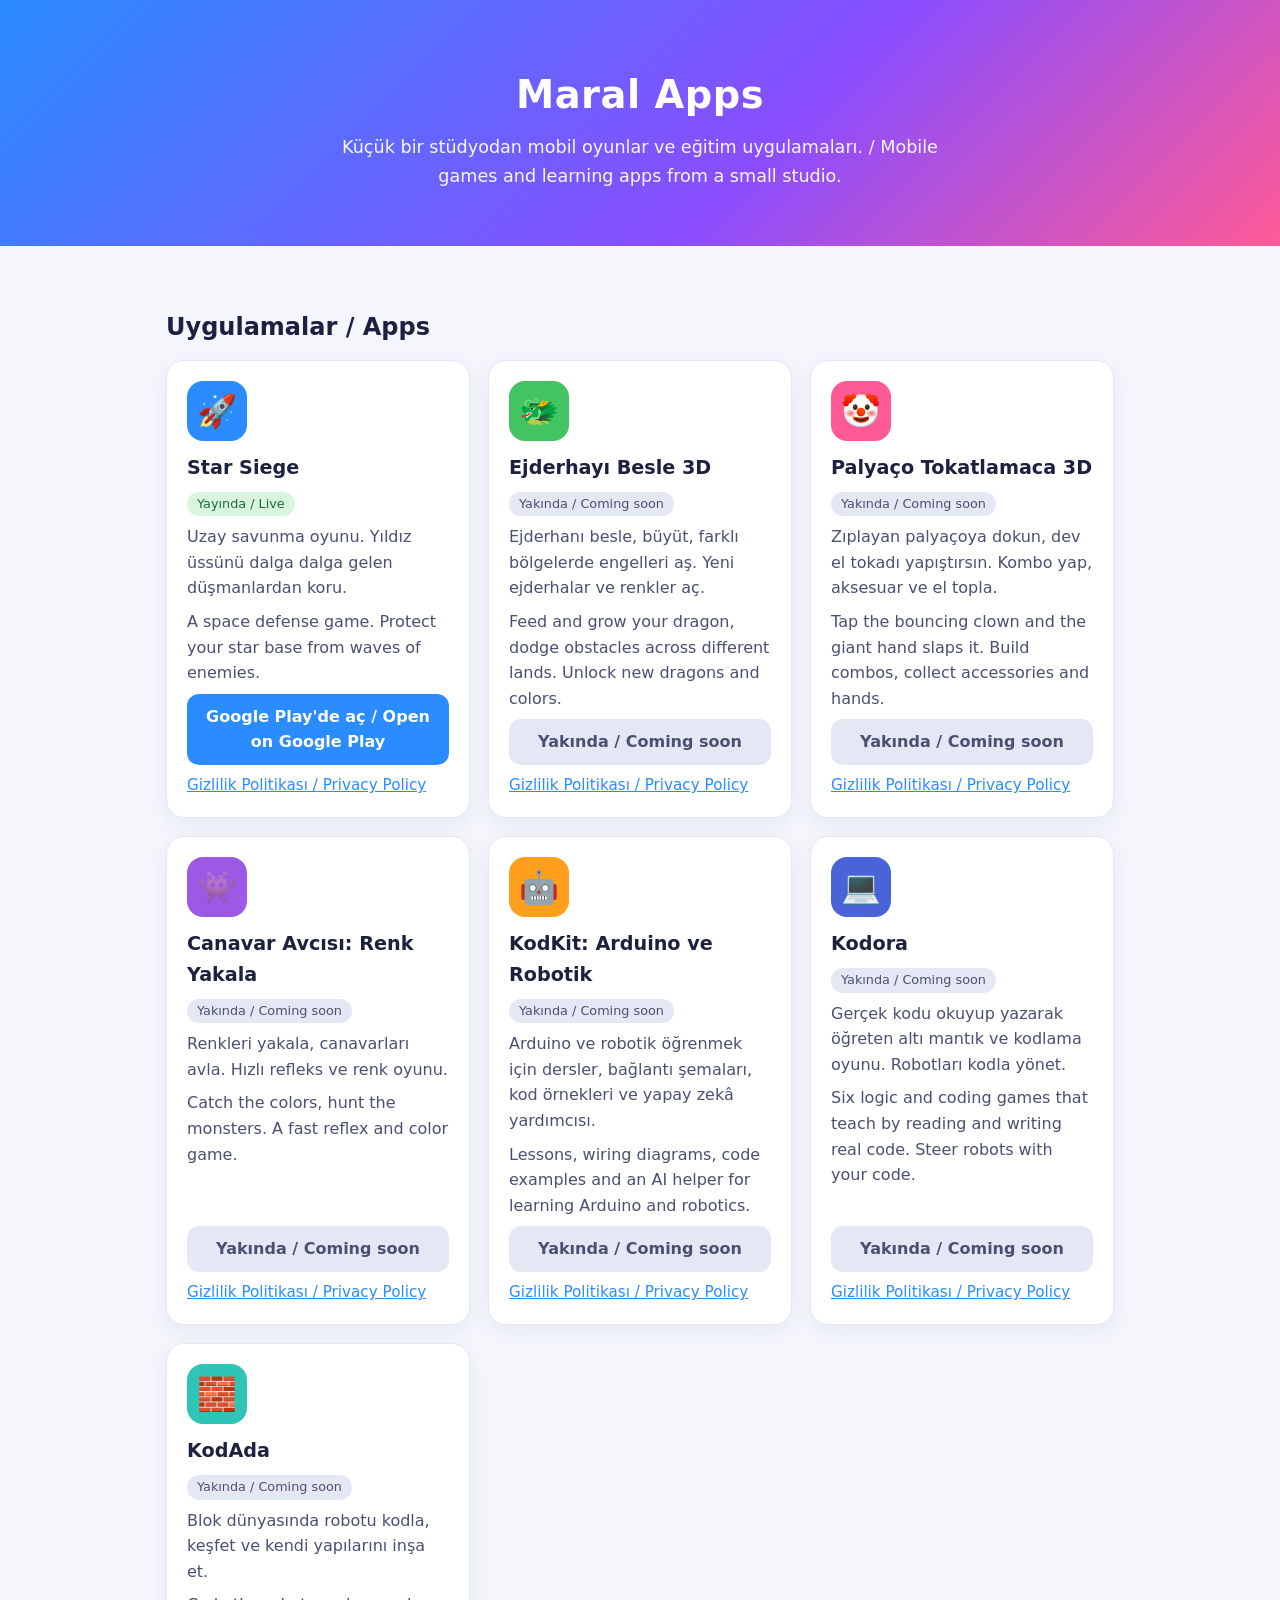
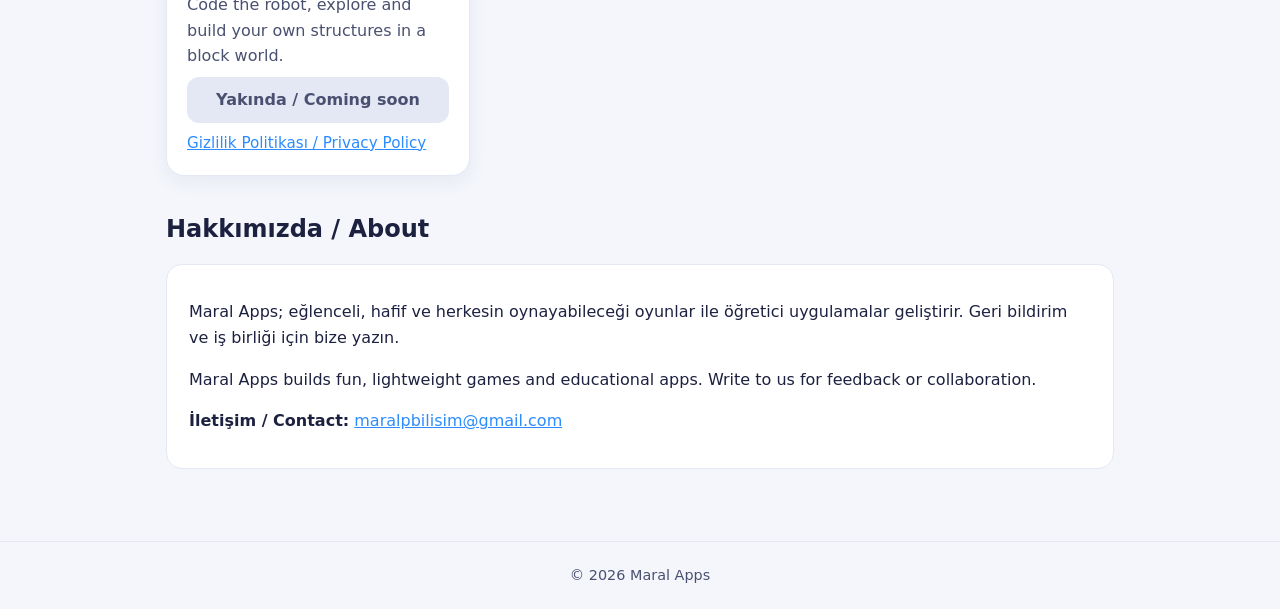
<file: index.html>
<!doctype html><html lang="tr"><head><meta charset="utf-8"><meta name="viewport" content="width=device-width, initial-scale=1"><title>Maral Apps</title><meta name="description" content="Maral Apps: mobil oyunlar ve eğitim uygulamaları / mobile games and learning apps"><link rel="stylesheet" href="/stil.css"></head><body><header class="ust"><h1>Maral Apps</h1><p>Küçük bir stüdyodan mobil oyunlar ve eğitim uygulamaları. / Mobile games and learning apps from a small studio.</p></header><main><h2>Uygulamalar / Apps</h2><div class="izgara"><article class="kart"><div class="simge" style="background:#2a8cff">🚀</div><h3>Star Siege</h3><span class="rozet yayinda">Yayında / Live</span><p>Uzay savunma oyunu. Yıldız üssünü dalga dalga gelen düşmanlardan koru.</p><p>A space defense game. Protect your star base from waves of enemies.</p><a class="dugme" href="https://play.google.com/store/apps/details?id=com.maralapps.starsiege">Google Play'de aç / Open on Google Play</a><div class="altlar"><a href="/gizlilik/starsiege.html">Gizlilik Politikası / Privacy Policy</a></div></article><article class="kart"><div class="simge" style="background:#43c463">🐲</div><h3>Ejderhayı Besle 3D</h3><span class="rozet">Yakında / Coming soon</span><p>Ejderhanı besle, büyüt, farklı bölgelerde engelleri aş. Yeni ejderhalar ve renkler aç.</p><p>Feed and grow your dragon, dodge obstacles across different lands. Unlock new dragons and colors.</p><span class="dugme pasif">Yakında / Coming soon</span><div class="altlar"><a href="/gizlilik/ejderha.html">Gizlilik Politikası / Privacy Policy</a></div></article><article class="kart"><div class="simge" style="background:#ff5a96">🤡</div><h3>Palyaço Tokatlamaca 3D</h3><span class="rozet">Yakında / Coming soon</span><p>Zıplayan palyaçoya dokun, dev el tokadı yapıştırsın. Kombo yap, aksesuar ve el topla.</p><p>Tap the bouncing clown and the giant hand slaps it. Build combos, collect accessories and hands.</p><span class="dugme pasif">Yakında / Coming soon</span><div class="altlar"><a href="/gizlilik/palyaco.html">Gizlilik Politikası / Privacy Policy</a></div></article><article class="kart"><div class="simge" style="background:#9b59e6">👾</div><h3>Canavar Avcısı: Renk Yakala</h3><span class="rozet">Yakında / Coming soon</span><p>Renkleri yakala, canavarları avla. Hızlı refleks ve renk oyunu.</p><p>Catch the colors, hunt the monsters. A fast reflex and color game.</p><span class="dugme pasif">Yakında / Coming soon</span><div class="altlar"><a href="/gizlilik/canavar.html">Gizlilik Politikası / Privacy Policy</a></div></article><article class="kart"><div class="simge" style="background:#ff9f1c">🤖</div><h3>KodKit: Arduino ve Robotik</h3><span class="rozet">Yakında / Coming soon</span><p>Arduino ve robotik öğrenmek için dersler, bağlantı şemaları, kod örnekleri ve yapay zekâ yardımcısı.</p><p>Lessons, wiring diagrams, code examples and an AI helper for learning Arduino and robotics.</p><span class="dugme pasif">Yakında / Coming soon</span><div class="altlar"><a href="/gizlilik/kodkit.html">Gizlilik Politikası / Privacy Policy</a></div></article><article class="kart"><div class="simge" style="background:#4a63d9">💻</div><h3>Kodora</h3><span class="rozet">Yakında / Coming soon</span><p>Gerçek kodu okuyup yazarak öğreten altı mantık ve kodlama oyunu. Robotları kodla yönet.</p><p>Six logic and coding games that teach by reading and writing real code. Steer robots with your code.</p><span class="dugme pasif">Yakında / Coming soon</span><div class="altlar"><a href="/gizlilik/kodora.html">Gizlilik Politikası / Privacy Policy</a></div></article><article class="kart"><div class="simge" style="background:#2ec4b6">🧱</div><h3>KodAda</h3><span class="rozet">Yakında / Coming soon</span><p>Blok dünyasında robotu kodla, keşfet ve kendi yapılarını inşa et.</p><p>Code the robot, explore and build your own structures in a block world.</p><span class="dugme pasif">Yakında / Coming soon</span><div class="altlar"><a href="/gizlilik/kodada.html">Gizlilik Politikası / Privacy Policy</a></div></article></div><h2>Hakkımızda / About</h2><section class="dil"><p>Maral Apps; eğlenceli, hafif ve herkesin oynayabileceği oyunlar ile öğretici uygulamalar geliştirir. Geri bildirim ve iş birliği için bize yazın.</p><p>Maral Apps builds fun, lightweight games and educational apps. Write to us for feedback or collaboration.</p><p><strong>İletişim / Contact:</strong> <a href="mailto:maralpbilisim@gmail.com">maralpbilisim@gmail.com</a></p></section></main><footer>&copy; 2026 Maral Apps</footer></body></html>
</file>
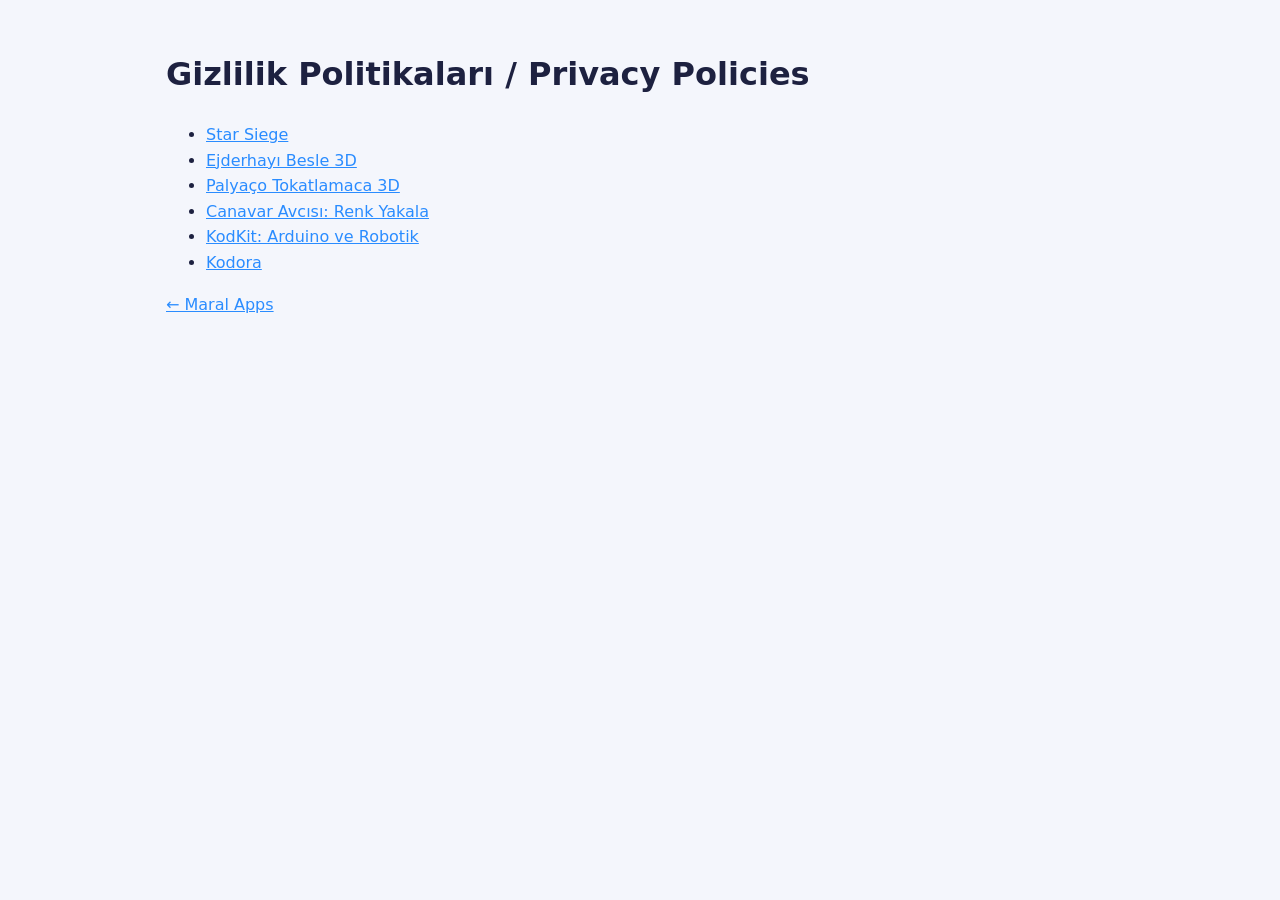
<file: gizlilik/index.html>
<!doctype html><html lang="tr"><head><meta charset="utf-8"><meta name="viewport" content="width=device-width, initial-scale=1"><title>Gizlilik / Privacy</title><meta name="description" content="Maral Apps: mobil oyunlar ve eğitim uygulamaları / mobile games and learning apps"><link rel="stylesheet" href="/stil.css"></head><body><main><h1>Gizlilik Politikaları / Privacy Policies</h1><ul><li><a href="/gizlilik/starsiege.html">Star Siege</a></li><li><a href="/gizlilik/ejderha.html">Ejderhayı Besle 3D</a></li><li><a href="/gizlilik/palyaco.html">Palyaço Tokatlamaca 3D</a></li><li><a href="/gizlilik/canavar.html">Canavar Avcısı: Renk Yakala</a></li><li><a href="/gizlilik/kodkit.html">KodKit: Arduino ve Robotik</a></li><li><a href="/gizlilik/kodora.html">Kodora</a></li></ul><p><a href="/">&larr; Maral Apps</a></p></main></body></html>
</file>
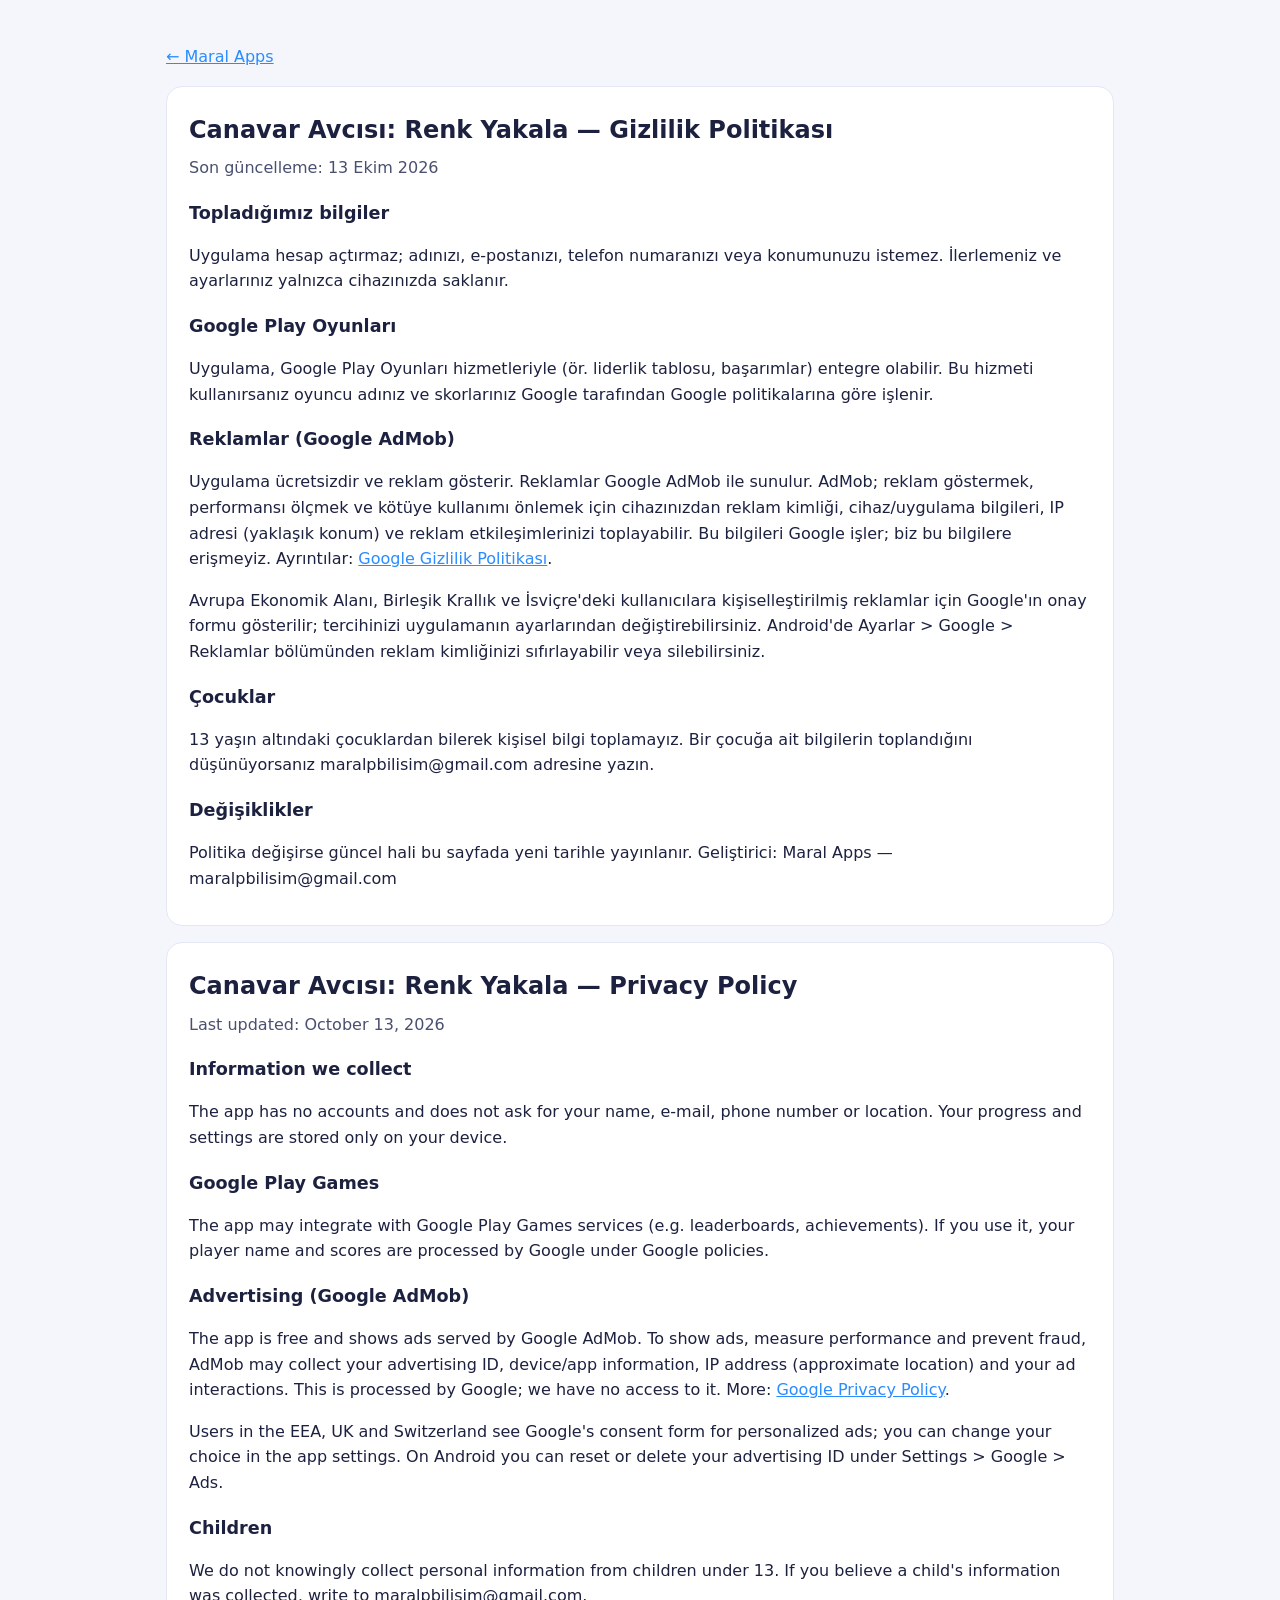
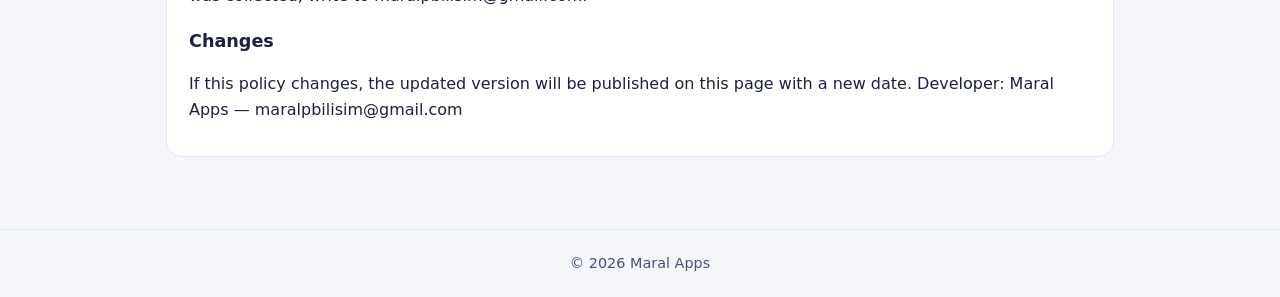
<file: gizlilik/canavar.html>
<!doctype html><html lang="tr"><head><meta charset="utf-8"><meta name="viewport" content="width=device-width, initial-scale=1"><title>Canavar Avcısı: Renk Yakala — Gizlilik Politikası / Privacy Policy</title><meta name="description" content="Maral Apps: mobil oyunlar ve eğitim uygulamaları / mobile games and learning apps"><link rel="stylesheet" href="/stil.css"></head><body><main><p><a href="/">&larr; Maral Apps</a></p><section class="dil" lang="tr"><h1>Canavar Avcısı: Renk Yakala — Gizlilik Politikası</h1><p class="tarih">Son güncelleme: 13 Ekim 2026</p><h2>Topladığımız bilgiler</h2><p>Uygulama hesap açtırmaz; adınızı, e-postanızı, telefon numaranızı veya konumunuzu istemez. İlerlemeniz ve ayarlarınız yalnızca cihazınızda saklanır.</p><h2>Google Play Oyunları</h2><p>Uygulama, Google Play Oyunları hizmetleriyle (ör. liderlik tablosu, başarımlar) entegre olabilir. Bu hizmeti kullanırsanız oyuncu adınız ve skorlarınız Google tarafından Google politikalarına göre işlenir.</p><h2>Reklamlar (Google AdMob)</h2><p>Uygulama ücretsizdir ve reklam gösterir. Reklamlar Google AdMob ile sunulur. AdMob; reklam göstermek, performansı ölçmek ve kötüye kullanımı önlemek için cihazınızdan reklam kimliği, cihaz/uygulama bilgileri, IP adresi (yaklaşık konum) ve reklam etkileşimlerinizi toplayabilir. Bu bilgileri Google işler; biz bu bilgilere erişmeyiz. Ayrıntılar: <a href="https://policies.google.com/privacy">Google Gizlilik Politikası</a>.</p><p>Avrupa Ekonomik Alanı, Birleşik Krallık ve İsviçre'deki kullanıcılara kişiselleştirilmiş reklamlar için Google'ın onay formu gösterilir; tercihinizi uygulamanın ayarlarından değiştirebilirsiniz. Android'de Ayarlar &gt; Google &gt; Reklamlar bölümünden reklam kimliğinizi sıfırlayabilir veya silebilirsiniz.</p><h2>Çocuklar</h2><p>13 yaşın altındaki çocuklardan bilerek kişisel bilgi toplamayız. Bir çocuğa ait bilgilerin toplandığını düşünüyorsanız maralpbilisim@gmail.com adresine yazın.</p><h2>Değişiklikler</h2><p>Politika değişirse güncel hali bu sayfada yeni tarihle yayınlanır. Geliştirici: Maral Apps — maralpbilisim@gmail.com</p></section><section class="dil" lang="en"><h1>Canavar Avcısı: Renk Yakala — Privacy Policy</h1><p class="tarih">Last updated: October 13, 2026</p><h2>Information we collect</h2><p>The app has no accounts and does not ask for your name, e-mail, phone number or location. Your progress and settings are stored only on your device.</p><h2>Google Play Games</h2><p>The app may integrate with Google Play Games services (e.g. leaderboards, achievements). If you use it, your player name and scores are processed by Google under Google policies.</p><h2>Advertising (Google AdMob)</h2><p>The app is free and shows ads served by Google AdMob. To show ads, measure performance and prevent fraud, AdMob may collect your advertising ID, device/app information, IP address (approximate location) and your ad interactions. This is processed by Google; we have no access to it. More: <a href="https://policies.google.com/privacy">Google Privacy Policy</a>.</p><p>Users in the EEA, UK and Switzerland see Google's consent form for personalized ads; you can change your choice in the app settings. On Android you can reset or delete your advertising ID under Settings &gt; Google &gt; Ads.</p><h2>Children</h2><p>We do not knowingly collect personal information from children under 13. If you believe a child's information was collected, write to maralpbilisim@gmail.com.</p><h2>Changes</h2><p>If this policy changes, the updated version will be published on this page with a new date. Developer: Maral Apps — maralpbilisim@gmail.com</p></section></main><footer>&copy; 2026 Maral Apps</footer></body></html>
</file>
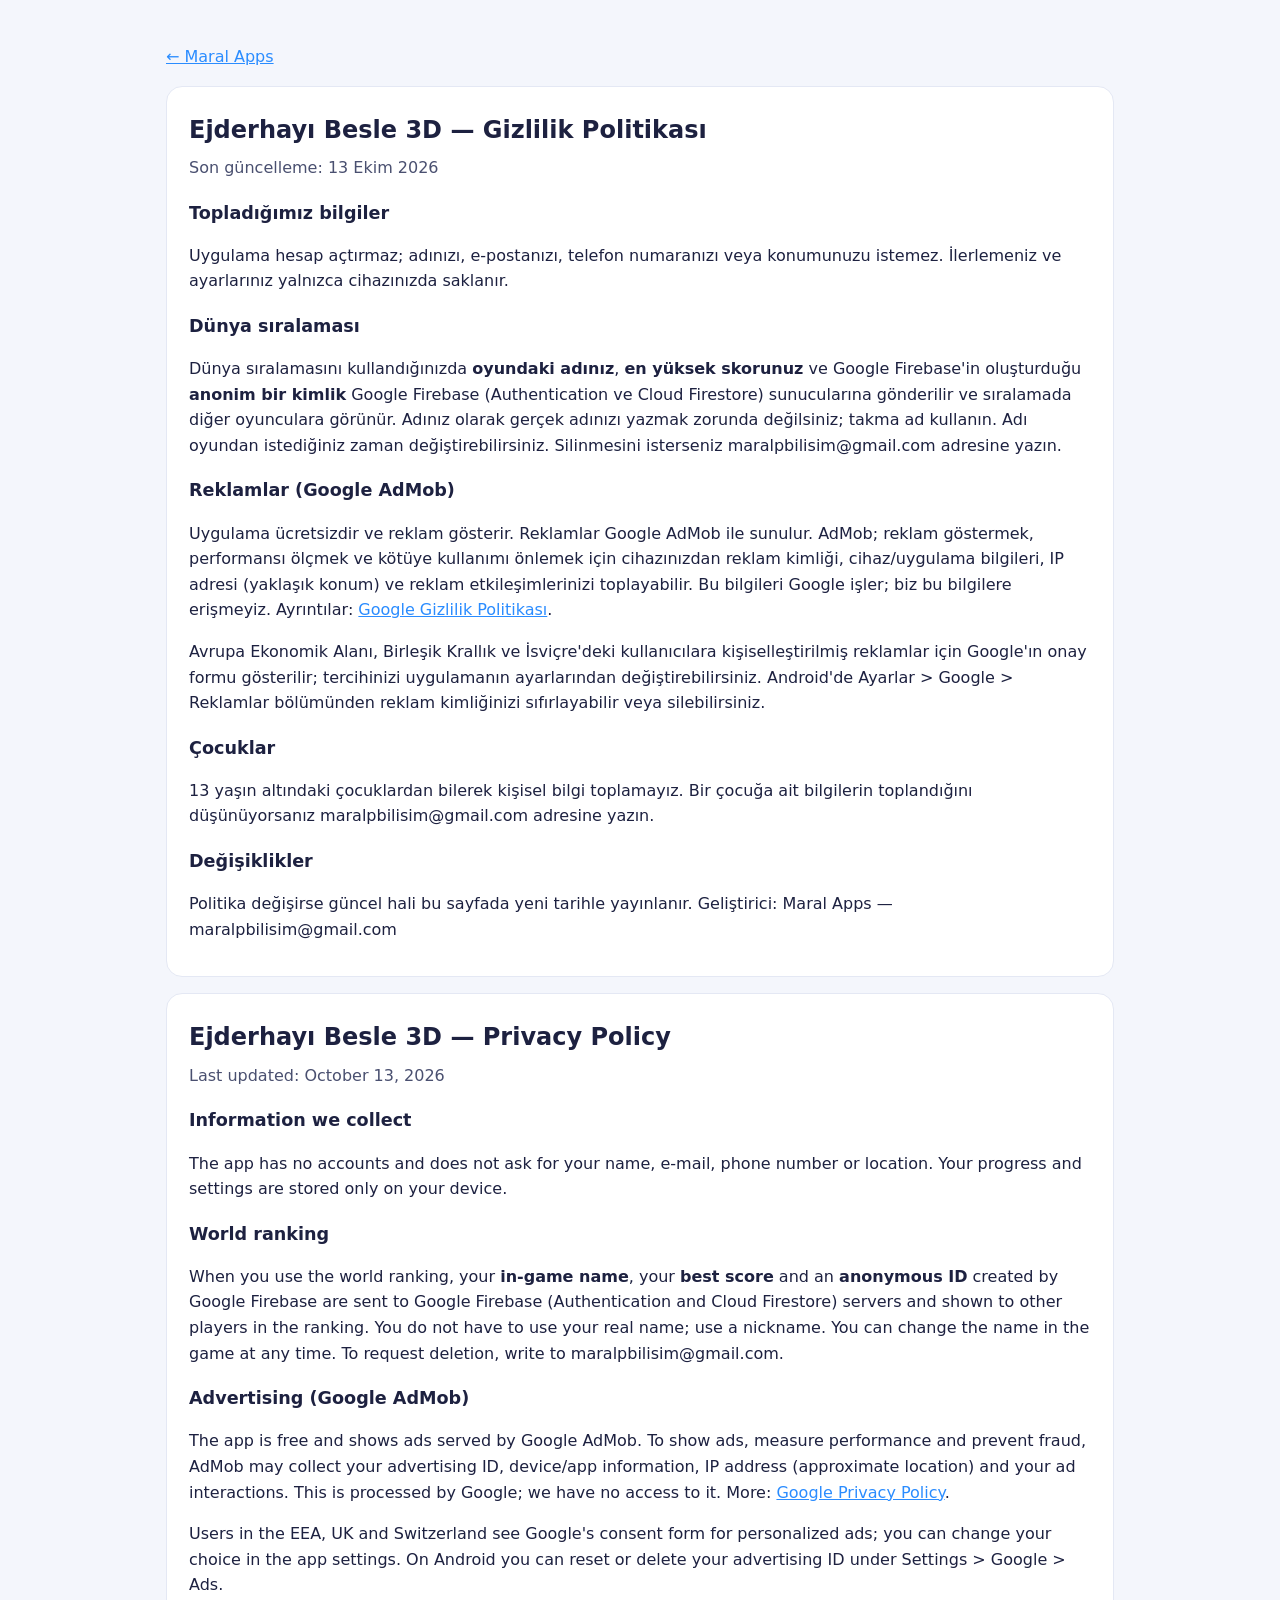
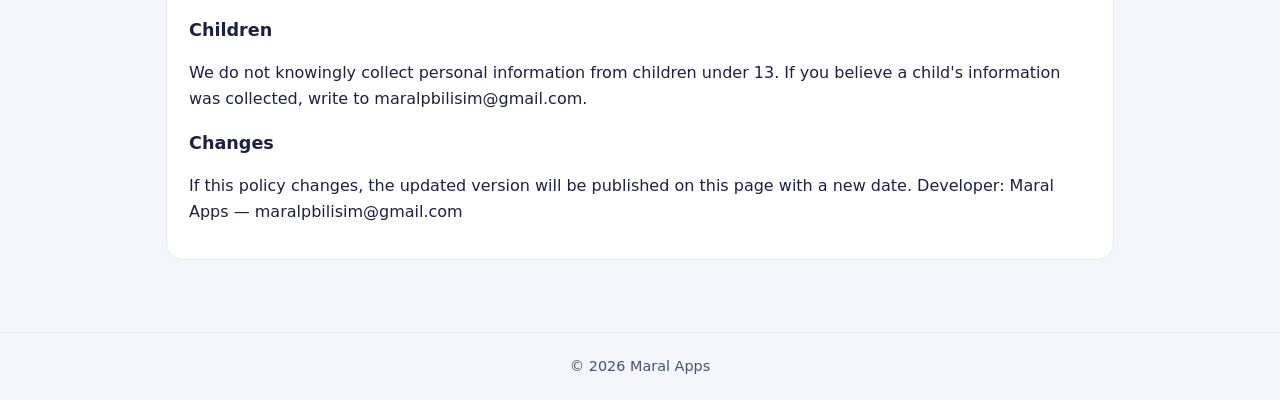
<file: gizlilik/ejderha.html>
<!doctype html><html lang="tr"><head><meta charset="utf-8"><meta name="viewport" content="width=device-width, initial-scale=1"><title>Ejderhayı Besle 3D — Gizlilik Politikası / Privacy Policy</title><meta name="description" content="Maral Apps: mobil oyunlar ve eğitim uygulamaları / mobile games and learning apps"><link rel="stylesheet" href="/stil.css"></head><body><main><p><a href="/">&larr; Maral Apps</a></p><section class="dil" lang="tr"><h1>Ejderhayı Besle 3D — Gizlilik Politikası</h1><p class="tarih">Son güncelleme: 13 Ekim 2026</p><h2>Topladığımız bilgiler</h2><p>Uygulama hesap açtırmaz; adınızı, e-postanızı, telefon numaranızı veya konumunuzu istemez. İlerlemeniz ve ayarlarınız yalnızca cihazınızda saklanır.</p><h2>Dünya sıralaması</h2><p>Dünya sıralamasını kullandığınızda <strong>oyundaki adınız</strong>, <strong>en yüksek skorunuz</strong> ve Google Firebase'in oluşturduğu <strong>anonim bir kimlik</strong> Google Firebase (Authentication ve Cloud Firestore) sunucularına gönderilir ve sıralamada diğer oyunculara görünür. Adınız olarak gerçek adınızı yazmak zorunda değilsiniz; takma ad kullanın. Adı oyundan istediğiniz zaman değiştirebilirsiniz. Silinmesini isterseniz maralpbilisim@gmail.com adresine yazın.</p><h2>Reklamlar (Google AdMob)</h2><p>Uygulama ücretsizdir ve reklam gösterir. Reklamlar Google AdMob ile sunulur. AdMob; reklam göstermek, performansı ölçmek ve kötüye kullanımı önlemek için cihazınızdan reklam kimliği, cihaz/uygulama bilgileri, IP adresi (yaklaşık konum) ve reklam etkileşimlerinizi toplayabilir. Bu bilgileri Google işler; biz bu bilgilere erişmeyiz. Ayrıntılar: <a href="https://policies.google.com/privacy">Google Gizlilik Politikası</a>.</p><p>Avrupa Ekonomik Alanı, Birleşik Krallık ve İsviçre'deki kullanıcılara kişiselleştirilmiş reklamlar için Google'ın onay formu gösterilir; tercihinizi uygulamanın ayarlarından değiştirebilirsiniz. Android'de Ayarlar &gt; Google &gt; Reklamlar bölümünden reklam kimliğinizi sıfırlayabilir veya silebilirsiniz.</p><h2>Çocuklar</h2><p>13 yaşın altındaki çocuklardan bilerek kişisel bilgi toplamayız. Bir çocuğa ait bilgilerin toplandığını düşünüyorsanız maralpbilisim@gmail.com adresine yazın.</p><h2>Değişiklikler</h2><p>Politika değişirse güncel hali bu sayfada yeni tarihle yayınlanır. Geliştirici: Maral Apps — maralpbilisim@gmail.com</p></section><section class="dil" lang="en"><h1>Ejderhayı Besle 3D — Privacy Policy</h1><p class="tarih">Last updated: October 13, 2026</p><h2>Information we collect</h2><p>The app has no accounts and does not ask for your name, e-mail, phone number or location. Your progress and settings are stored only on your device.</p><h2>World ranking</h2><p>When you use the world ranking, your <strong>in-game name</strong>, your <strong>best score</strong> and an <strong>anonymous ID</strong> created by Google Firebase are sent to Google Firebase (Authentication and Cloud Firestore) servers and shown to other players in the ranking. You do not have to use your real name; use a nickname. You can change the name in the game at any time. To request deletion, write to maralpbilisim@gmail.com.</p><h2>Advertising (Google AdMob)</h2><p>The app is free and shows ads served by Google AdMob. To show ads, measure performance and prevent fraud, AdMob may collect your advertising ID, device/app information, IP address (approximate location) and your ad interactions. This is processed by Google; we have no access to it. More: <a href="https://policies.google.com/privacy">Google Privacy Policy</a>.</p><p>Users in the EEA, UK and Switzerland see Google's consent form for personalized ads; you can change your choice in the app settings. On Android you can reset or delete your advertising ID under Settings &gt; Google &gt; Ads.</p><h2>Children</h2><p>We do not knowingly collect personal information from children under 13. If you believe a child's information was collected, write to maralpbilisim@gmail.com.</p><h2>Changes</h2><p>If this policy changes, the updated version will be published on this page with a new date. Developer: Maral Apps — maralpbilisim@gmail.com</p></section></main><footer>&copy; 2026 Maral Apps</footer></body></html>
</file>
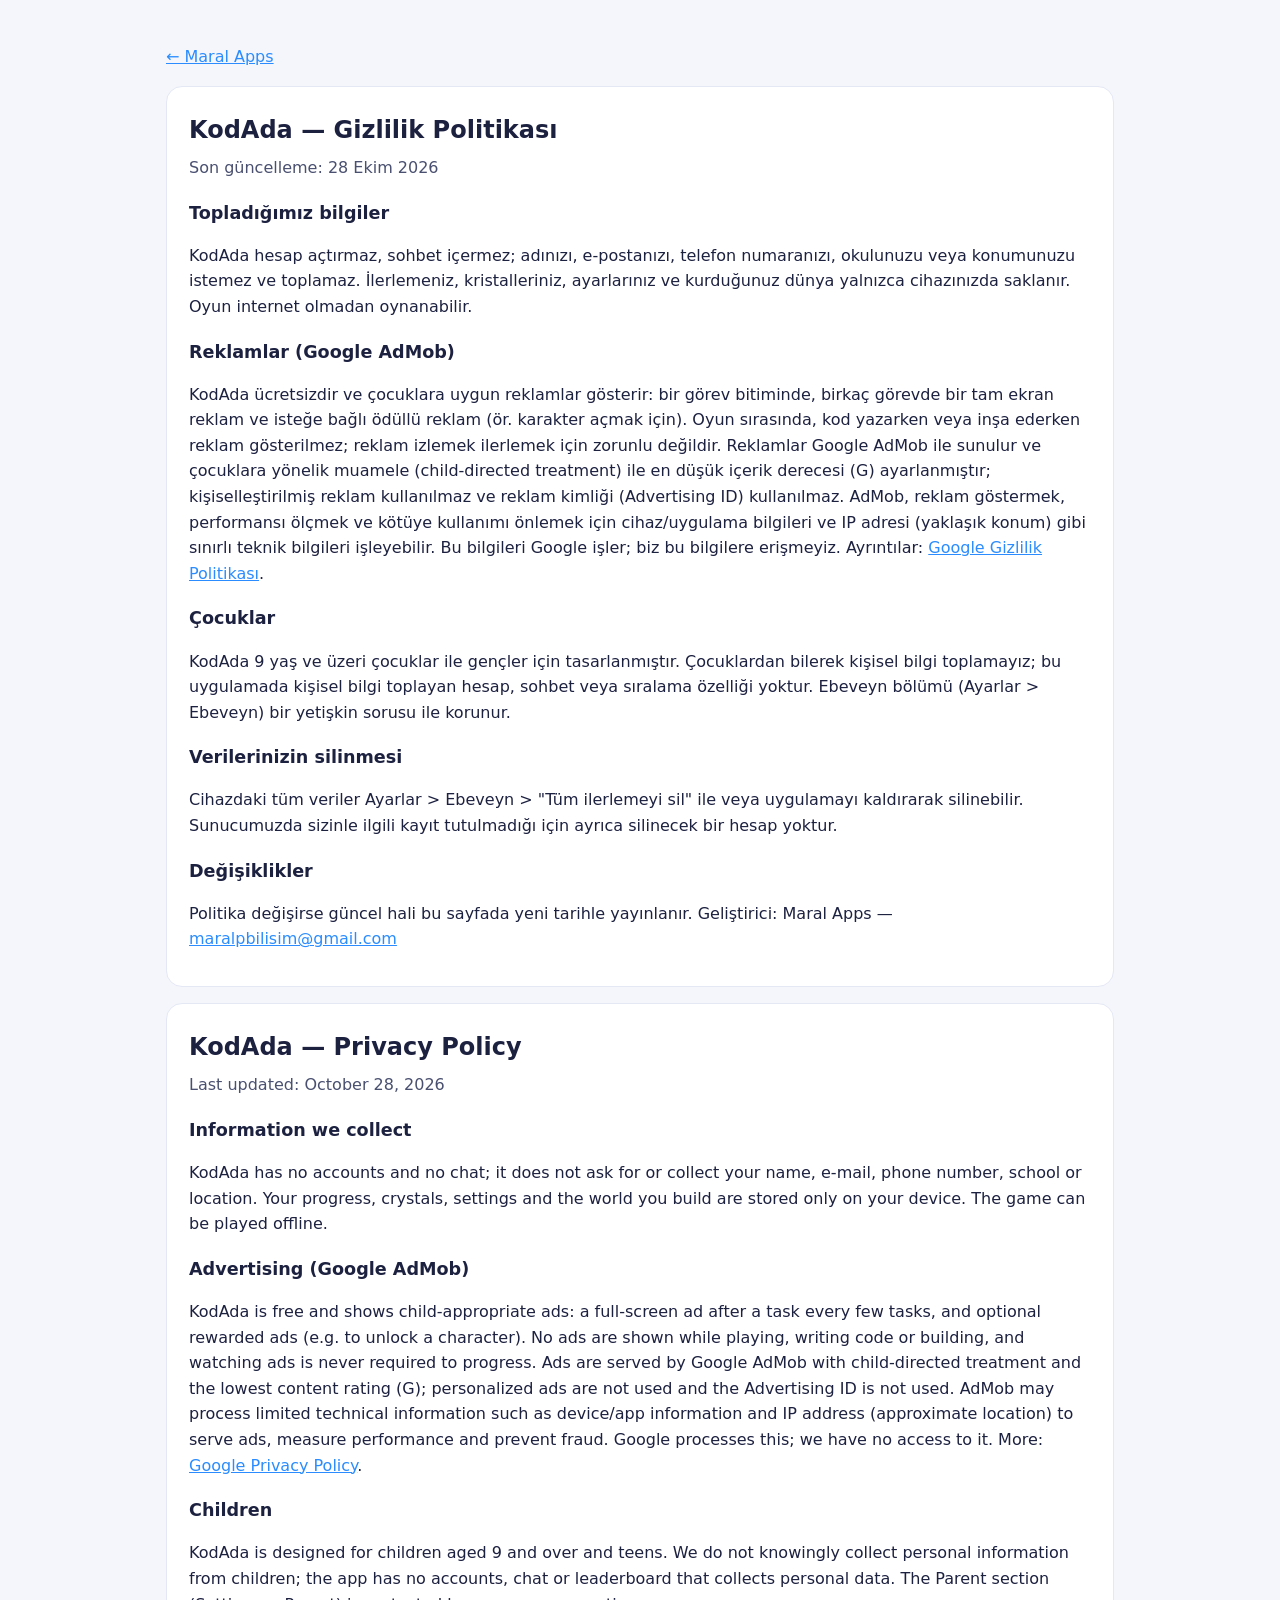
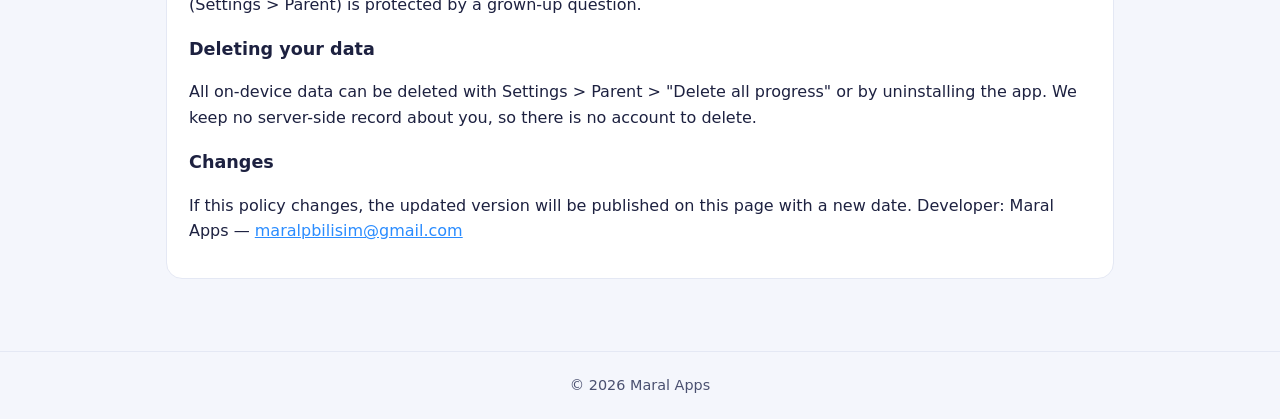
<file: gizlilik/kodada.html>
<!doctype html><html lang="tr"><head><meta charset="utf-8"><meta name="viewport" content="width=device-width, initial-scale=1"><title>KodAda — Gizlilik Politikası / Privacy Policy</title><meta name="description" content="KodAda gizlilik politikası / privacy policy"><link rel="stylesheet" href="/stil.css"></head><body><main><p><a href="/">&larr; Maral Apps</a></p><section class="dil" lang="tr"><h1>KodAda — Gizlilik Politikası</h1><p class="tarih">Son güncelleme: 28 Ekim 2026</p><h2>Topladığımız bilgiler</h2><p>KodAda hesap açtırmaz, sohbet içermez; adınızı, e-postanızı, telefon numaranızı, okulunuzu veya konumunuzu istemez ve toplamaz. İlerlemeniz, kristalleriniz, ayarlarınız ve kurduğunuz dünya yalnızca cihazınızda saklanır. Oyun internet olmadan oynanabilir.</p><h2>Reklamlar (Google AdMob)</h2><p>KodAda ücretsizdir ve çocuklara uygun reklamlar gösterir: bir görev bitiminde, birkaç görevde bir tam ekran reklam ve isteğe bağlı ödüllü reklam (ör. karakter açmak için). Oyun sırasında, kod yazarken veya inşa ederken reklam gösterilmez; reklam izlemek ilerlemek için zorunlu değildir. Reklamlar Google AdMob ile sunulur ve çocuklara yönelik muamele (child-directed treatment) ile en düşük içerik derecesi (G) ayarlanmıştır; kişiselleştirilmiş reklam kullanılmaz ve reklam kimliği (Advertising ID) kullanılmaz. AdMob, reklam göstermek, performansı ölçmek ve kötüye kullanımı önlemek için cihaz/uygulama bilgileri ve IP adresi (yaklaşık konum) gibi sınırlı teknik bilgileri işleyebilir. Bu bilgileri Google işler; biz bu bilgilere erişmeyiz. Ayrıntılar: <a href="https://policies.google.com/privacy">Google Gizlilik Politikası</a>.</p><h2>Çocuklar</h2><p>KodAda 9 yaş ve üzeri çocuklar ile gençler için tasarlanmıştır. Çocuklardan bilerek kişisel bilgi toplamayız; bu uygulamada kişisel bilgi toplayan hesap, sohbet veya sıralama özelliği yoktur. Ebeveyn bölümü (Ayarlar &gt; Ebeveyn) bir yetişkin sorusu ile korunur.</p><h2>Verilerinizin silinmesi</h2><p>Cihazdaki tüm veriler Ayarlar &gt; Ebeveyn &gt; "Tüm ilerlemeyi sil" ile veya uygulamayı kaldırarak silinebilir. Sunucumuzda sizinle ilgili kayıt tutulmadığı için ayrıca silinecek bir hesap yoktur.</p><h2>Değişiklikler</h2><p>Politika değişirse güncel hali bu sayfada yeni tarihle yayınlanır. Geliştirici: Maral Apps — <a href="mailto:maralpbilisim@gmail.com">maralpbilisim@gmail.com</a></p></section><section class="dil" lang="en"><h1>KodAda — Privacy Policy</h1><p class="tarih">Last updated: October 28, 2026</p><h2>Information we collect</h2><p>KodAda has no accounts and no chat; it does not ask for or collect your name, e-mail, phone number, school or location. Your progress, crystals, settings and the world you build are stored only on your device. The game can be played offline.</p><h2>Advertising (Google AdMob)</h2><p>KodAda is free and shows child-appropriate ads: a full-screen ad after a task every few tasks, and optional rewarded ads (e.g. to unlock a character). No ads are shown while playing, writing code or building, and watching ads is never required to progress. Ads are served by Google AdMob with child-directed treatment and the lowest content rating (G); personalized ads are not used and the Advertising ID is not used. AdMob may process limited technical information such as device/app information and IP address (approximate location) to serve ads, measure performance and prevent fraud. Google processes this; we have no access to it. More: <a href="https://policies.google.com/privacy">Google Privacy Policy</a>.</p><h2>Children</h2><p>KodAda is designed for children aged 9 and over and teens. We do not knowingly collect personal information from children; the app has no accounts, chat or leaderboard that collects personal data. The Parent section (Settings &gt; Parent) is protected by a grown-up question.</p><h2>Deleting your data</h2><p>All on-device data can be deleted with Settings &gt; Parent &gt; "Delete all progress" or by uninstalling the app. We keep no server-side record about you, so there is no account to delete.</p><h2>Changes</h2><p>If this policy changes, the updated version will be published on this page with a new date. Developer: Maral Apps — <a href="mailto:maralpbilisim@gmail.com">maralpbilisim@gmail.com</a></p></section></main><footer>&copy; 2026 Maral Apps</footer></body></html>
</file>
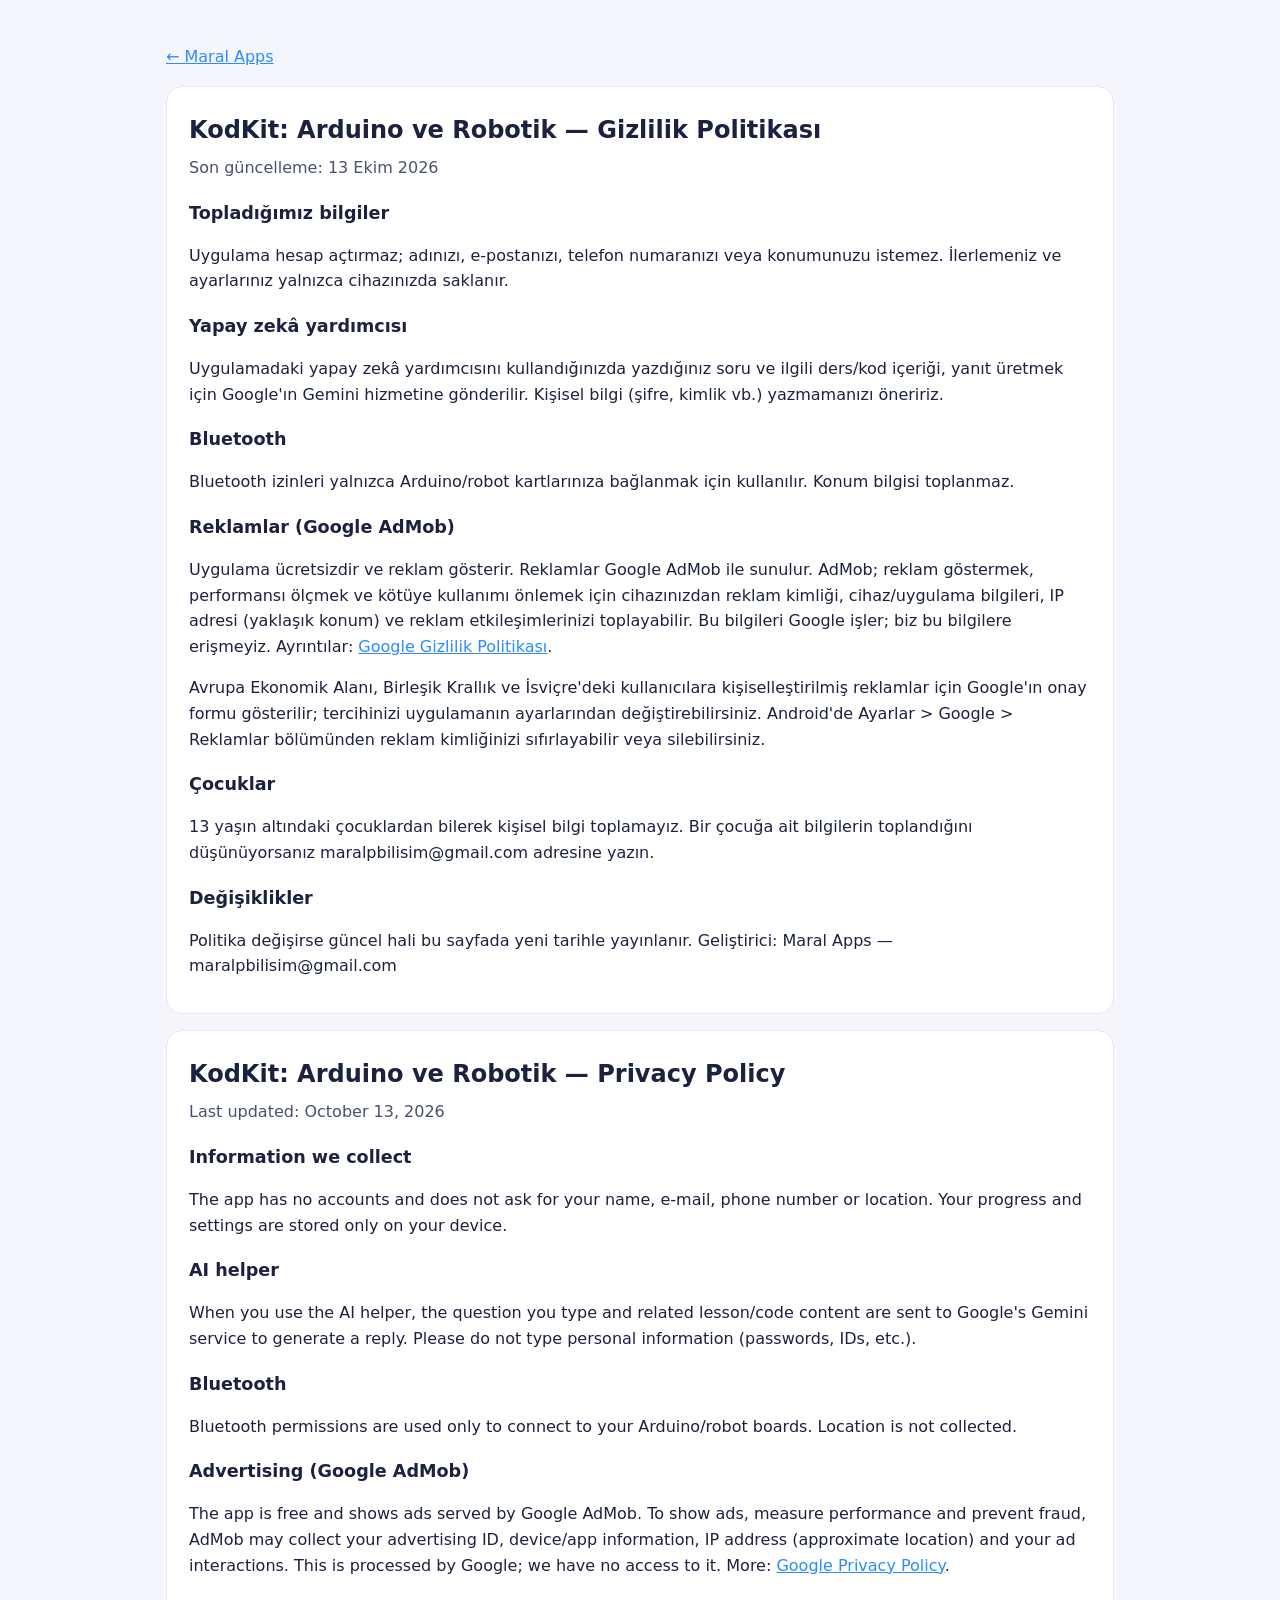
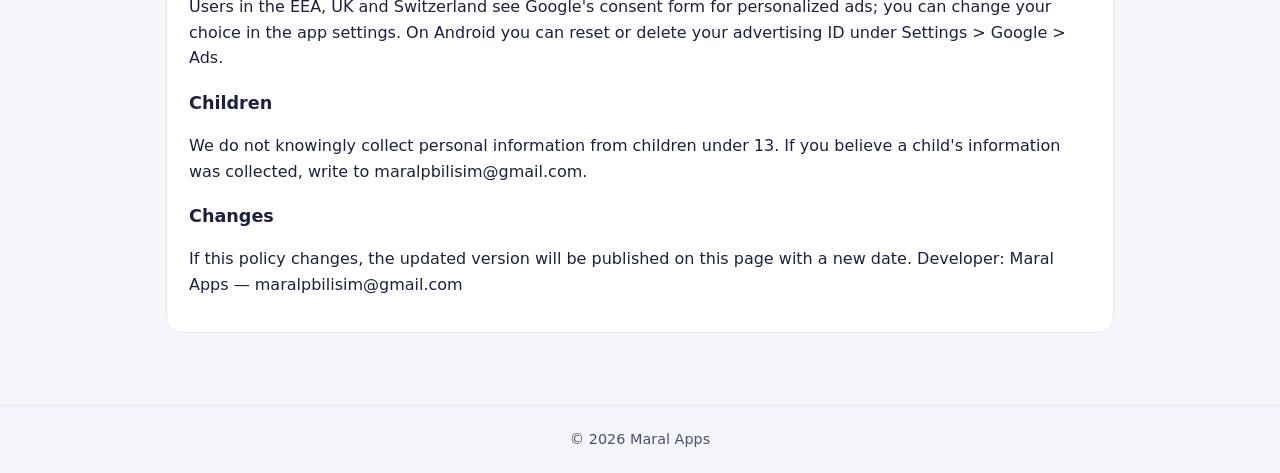
<file: gizlilik/kodkit.html>
<!doctype html><html lang="tr"><head><meta charset="utf-8"><meta name="viewport" content="width=device-width, initial-scale=1"><title>KodKit: Arduino ve Robotik — Gizlilik Politikası / Privacy Policy</title><meta name="description" content="Maral Apps: mobil oyunlar ve eğitim uygulamaları / mobile games and learning apps"><link rel="stylesheet" href="/stil.css"></head><body><main><p><a href="/">&larr; Maral Apps</a></p><section class="dil" lang="tr"><h1>KodKit: Arduino ve Robotik — Gizlilik Politikası</h1><p class="tarih">Son güncelleme: 13 Ekim 2026</p><h2>Topladığımız bilgiler</h2><p>Uygulama hesap açtırmaz; adınızı, e-postanızı, telefon numaranızı veya konumunuzu istemez. İlerlemeniz ve ayarlarınız yalnızca cihazınızda saklanır.</p><h2>Yapay zekâ yardımcısı</h2><p>Uygulamadaki yapay zekâ yardımcısını kullandığınızda yazdığınız soru ve ilgili ders/kod içeriği, yanıt üretmek için Google'ın Gemini hizmetine gönderilir. Kişisel bilgi (şifre, kimlik vb.) yazmamanızı öneririz.</p><h2>Bluetooth</h2><p>Bluetooth izinleri yalnızca Arduino/robot kartlarınıza bağlanmak için kullanılır. Konum bilgisi toplanmaz.</p><h2>Reklamlar (Google AdMob)</h2><p>Uygulama ücretsizdir ve reklam gösterir. Reklamlar Google AdMob ile sunulur. AdMob; reklam göstermek, performansı ölçmek ve kötüye kullanımı önlemek için cihazınızdan reklam kimliği, cihaz/uygulama bilgileri, IP adresi (yaklaşık konum) ve reklam etkileşimlerinizi toplayabilir. Bu bilgileri Google işler; biz bu bilgilere erişmeyiz. Ayrıntılar: <a href="https://policies.google.com/privacy">Google Gizlilik Politikası</a>.</p><p>Avrupa Ekonomik Alanı, Birleşik Krallık ve İsviçre'deki kullanıcılara kişiselleştirilmiş reklamlar için Google'ın onay formu gösterilir; tercihinizi uygulamanın ayarlarından değiştirebilirsiniz. Android'de Ayarlar &gt; Google &gt; Reklamlar bölümünden reklam kimliğinizi sıfırlayabilir veya silebilirsiniz.</p><h2>Çocuklar</h2><p>13 yaşın altındaki çocuklardan bilerek kişisel bilgi toplamayız. Bir çocuğa ait bilgilerin toplandığını düşünüyorsanız maralpbilisim@gmail.com adresine yazın.</p><h2>Değişiklikler</h2><p>Politika değişirse güncel hali bu sayfada yeni tarihle yayınlanır. Geliştirici: Maral Apps — maralpbilisim@gmail.com</p></section><section class="dil" lang="en"><h1>KodKit: Arduino ve Robotik — Privacy Policy</h1><p class="tarih">Last updated: October 13, 2026</p><h2>Information we collect</h2><p>The app has no accounts and does not ask for your name, e-mail, phone number or location. Your progress and settings are stored only on your device.</p><h2>AI helper</h2><p>When you use the AI helper, the question you type and related lesson/code content are sent to Google's Gemini service to generate a reply. Please do not type personal information (passwords, IDs, etc.).</p><h2>Bluetooth</h2><p>Bluetooth permissions are used only to connect to your Arduino/robot boards. Location is not collected.</p><h2>Advertising (Google AdMob)</h2><p>The app is free and shows ads served by Google AdMob. To show ads, measure performance and prevent fraud, AdMob may collect your advertising ID, device/app information, IP address (approximate location) and your ad interactions. This is processed by Google; we have no access to it. More: <a href="https://policies.google.com/privacy">Google Privacy Policy</a>.</p><p>Users in the EEA, UK and Switzerland see Google's consent form for personalized ads; you can change your choice in the app settings. On Android you can reset or delete your advertising ID under Settings &gt; Google &gt; Ads.</p><h2>Children</h2><p>We do not knowingly collect personal information from children under 13. If you believe a child's information was collected, write to maralpbilisim@gmail.com.</p><h2>Changes</h2><p>If this policy changes, the updated version will be published on this page with a new date. Developer: Maral Apps — maralpbilisim@gmail.com</p></section></main><footer>&copy; 2026 Maral Apps</footer></body></html>
</file>
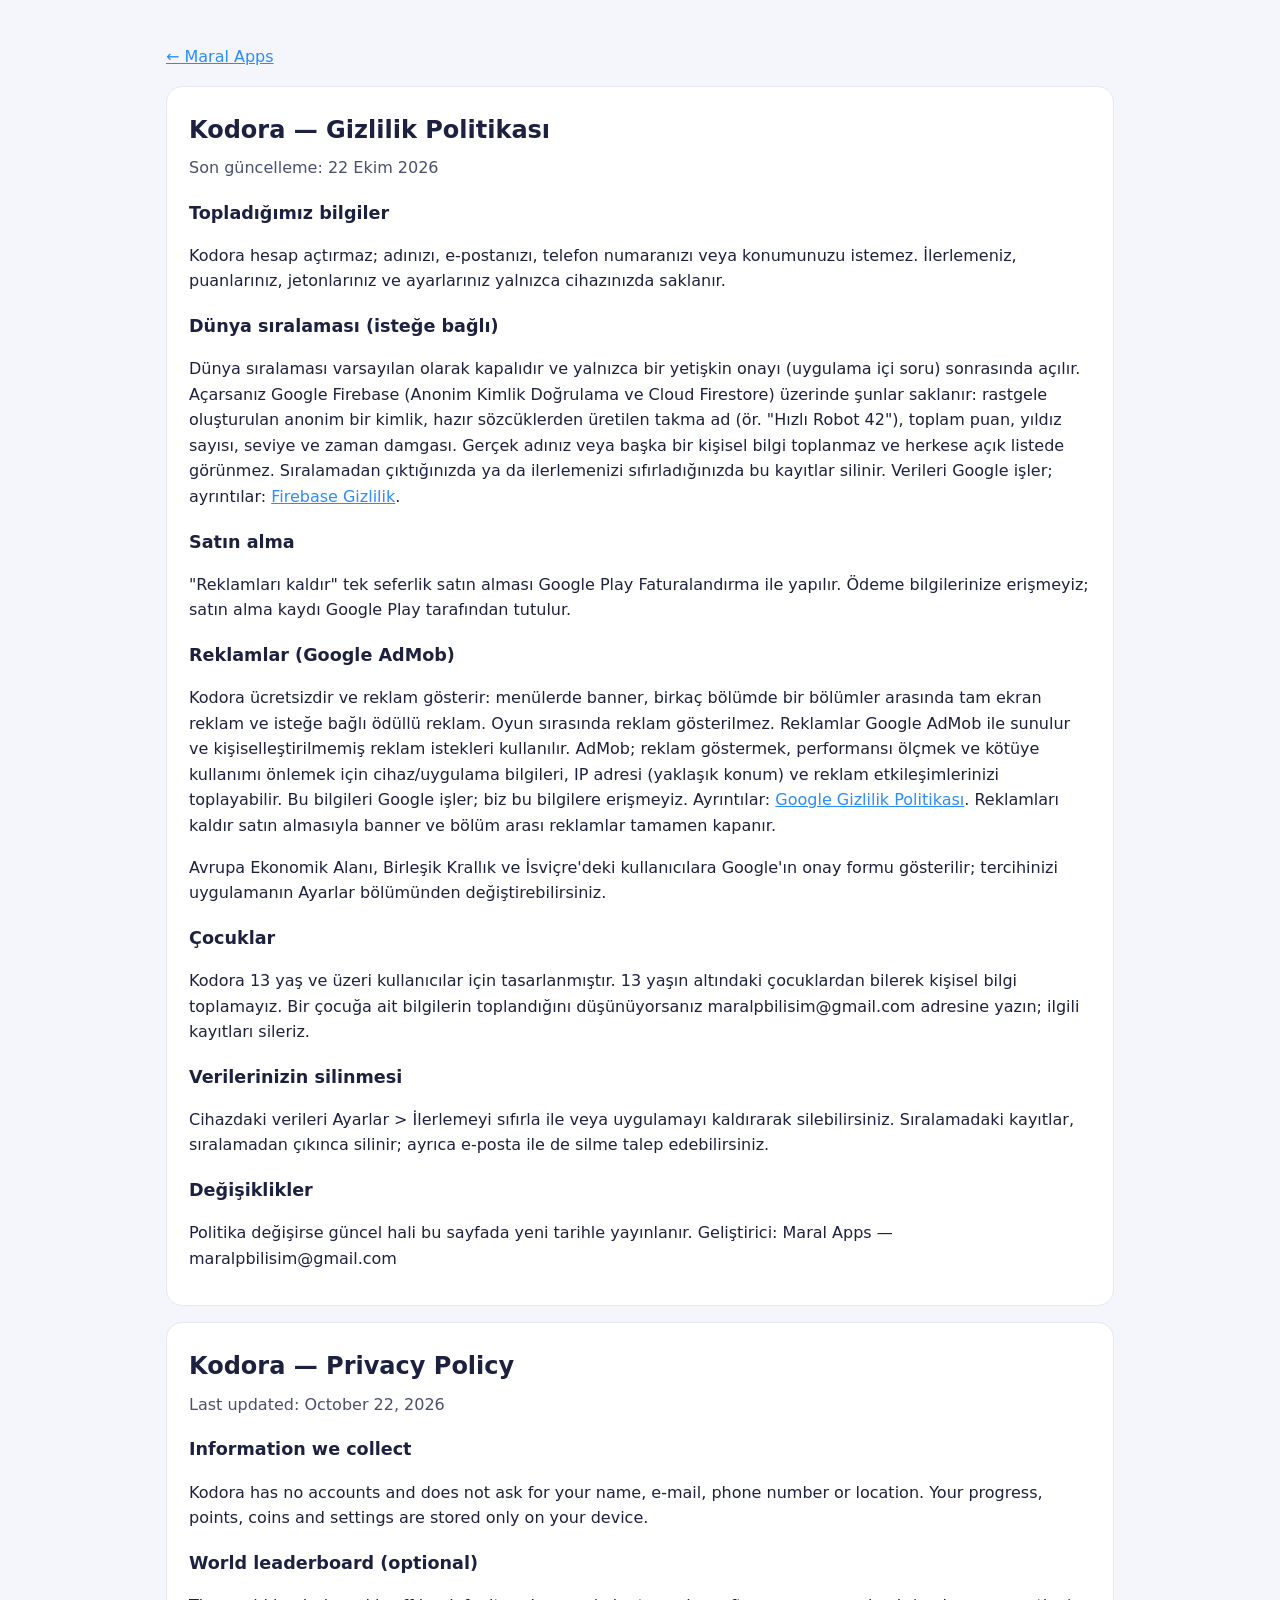
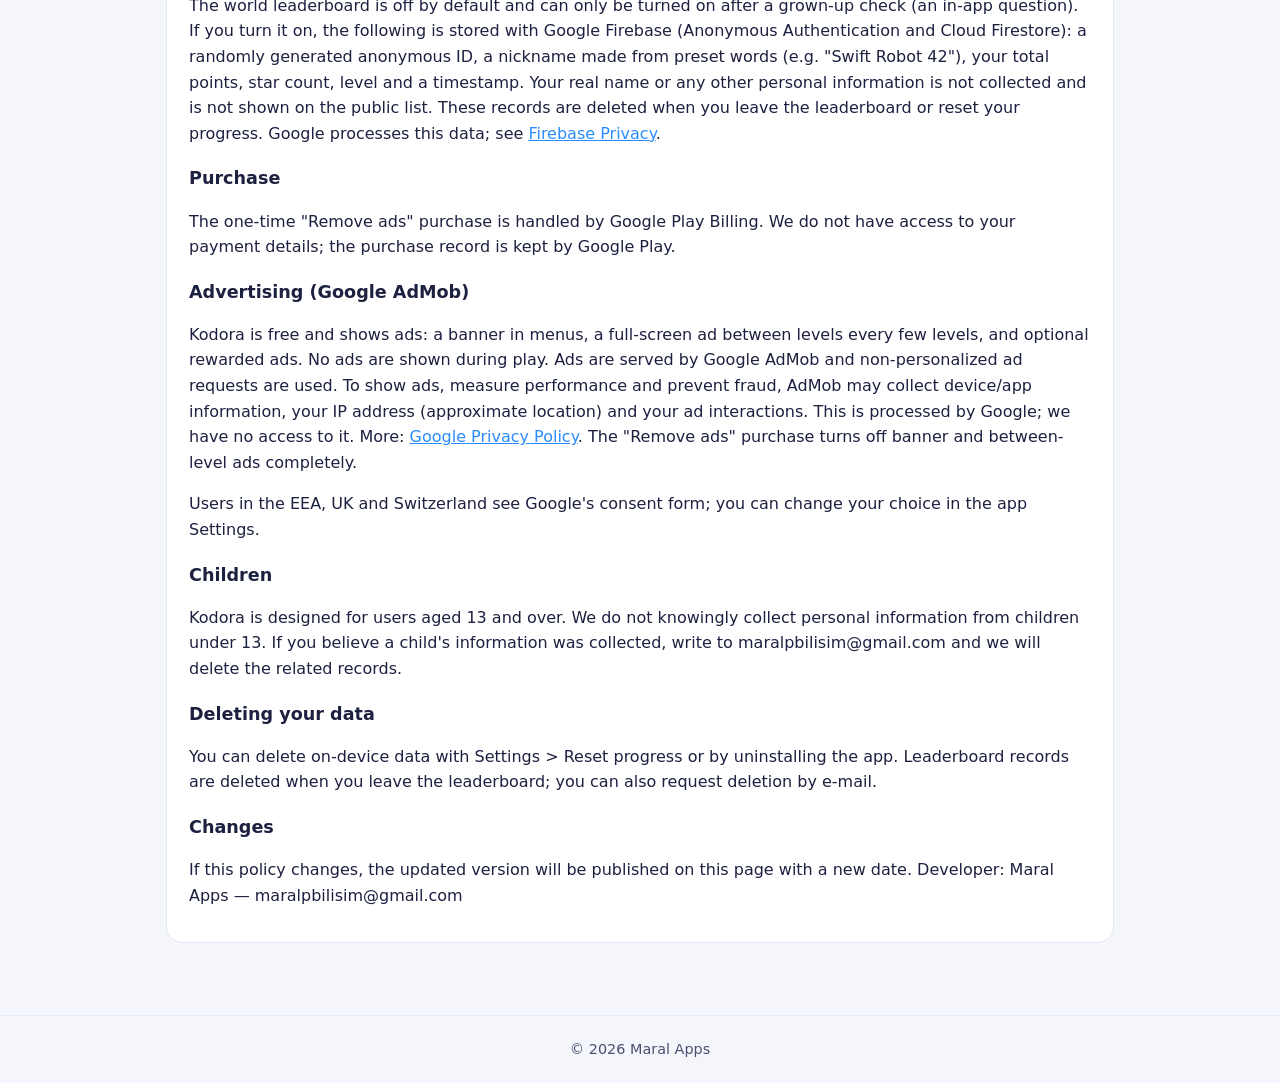
<file: gizlilik/kodora.html>
<!doctype html><html lang="tr"><head><meta charset="utf-8"><meta name="viewport" content="width=device-width, initial-scale=1"><title>Kodora — Gizlilik Politikası / Privacy Policy</title><meta name="description" content="Maral Apps: mobil oyunlar ve eğitim uygulamaları / mobile games and learning apps"><link rel="stylesheet" href="/stil.css"></head><body><main><p><a href="/">&larr; Maral Apps</a></p><section class="dil" lang="tr"><h1>Kodora — Gizlilik Politikası</h1><p class="tarih">Son güncelleme: 22 Ekim 2026</p><h2>Topladığımız bilgiler</h2><p>Kodora hesap açtırmaz; adınızı, e-postanızı, telefon numaranızı veya konumunuzu istemez. İlerlemeniz, puanlarınız, jetonlarınız ve ayarlarınız yalnızca cihazınızda saklanır.</p><h2>Dünya sıralaması (isteğe bağlı)</h2><p>Dünya sıralaması varsayılan olarak kapalıdır ve yalnızca bir yetişkin onayı (uygulama içi soru) sonrasında açılır. Açarsanız Google Firebase (Anonim Kimlik Doğrulama ve Cloud Firestore) üzerinde şunlar saklanır: rastgele oluşturulan anonim bir kimlik, hazır sözcüklerden üretilen takma ad (ör. "Hızlı Robot 42"), toplam puan, yıldız sayısı, seviye ve zaman damgası. Gerçek adınız veya başka bir kişisel bilgi toplanmaz ve herkese açık listede görünmez. Sıralamadan çıktığınızda ya da ilerlemenizi sıfırladığınızda bu kayıtlar silinir. Verileri Google işler; ayrıntılar: <a href="https://firebase.google.com/support/privacy">Firebase Gizlilik</a>.</p><h2>Satın alma</h2><p>"Reklamları kaldır" tek seferlik satın alması Google Play Faturalandırma ile yapılır. Ödeme bilgilerinize erişmeyiz; satın alma kaydı Google Play tarafından tutulur.</p><h2>Reklamlar (Google AdMob)</h2><p>Kodora ücretsizdir ve reklam gösterir: menülerde banner, birkaç bölümde bir bölümler arasında tam ekran reklam ve isteğe bağlı ödüllü reklam. Oyun sırasında reklam gösterilmez. Reklamlar Google AdMob ile sunulur ve kişiselleştirilmemiş reklam istekleri kullanılır. AdMob; reklam göstermek, performansı ölçmek ve kötüye kullanımı önlemek için cihaz/uygulama bilgileri, IP adresi (yaklaşık konum) ve reklam etkileşimlerinizi toplayabilir. Bu bilgileri Google işler; biz bu bilgilere erişmeyiz. Ayrıntılar: <a href="https://policies.google.com/privacy">Google Gizlilik Politikası</a>. Reklamları kaldır satın almasıyla banner ve bölüm arası reklamlar tamamen kapanır.</p><p>Avrupa Ekonomik Alanı, Birleşik Krallık ve İsviçre'deki kullanıcılara Google'ın onay formu gösterilir; tercihinizi uygulamanın Ayarlar bölümünden değiştirebilirsiniz.</p><h2>Çocuklar</h2><p>Kodora 13 yaş ve üzeri kullanıcılar için tasarlanmıştır. 13 yaşın altındaki çocuklardan bilerek kişisel bilgi toplamayız. Bir çocuğa ait bilgilerin toplandığını düşünüyorsanız maralpbilisim@gmail.com adresine yazın; ilgili kayıtları sileriz.</p><h2>Verilerinizin silinmesi</h2><p>Cihazdaki verileri Ayarlar &gt; İlerlemeyi sıfırla ile veya uygulamayı kaldırarak silebilirsiniz. Sıralamadaki kayıtlar, sıralamadan çıkınca silinir; ayrıca e-posta ile de silme talep edebilirsiniz.</p><h2>Değişiklikler</h2><p>Politika değişirse güncel hali bu sayfada yeni tarihle yayınlanır. Geliştirici: Maral Apps — maralpbilisim@gmail.com</p></section><section class="dil" lang="en"><h1>Kodora — Privacy Policy</h1><p class="tarih">Last updated: October 22, 2026</p><h2>Information we collect</h2><p>Kodora has no accounts and does not ask for your name, e-mail, phone number or location. Your progress, points, coins and settings are stored only on your device.</p><h2>World leaderboard (optional)</h2><p>The world leaderboard is off by default and can only be turned on after a grown-up check (an in-app question). If you turn it on, the following is stored with Google Firebase (Anonymous Authentication and Cloud Firestore): a randomly generated anonymous ID, a nickname made from preset words (e.g. "Swift Robot 42"), your total points, star count, level and a timestamp. Your real name or any other personal information is not collected and is not shown on the public list. These records are deleted when you leave the leaderboard or reset your progress. Google processes this data; see <a href="https://firebase.google.com/support/privacy">Firebase Privacy</a>.</p><h2>Purchase</h2><p>The one-time "Remove ads" purchase is handled by Google Play Billing. We do not have access to your payment details; the purchase record is kept by Google Play.</p><h2>Advertising (Google AdMob)</h2><p>Kodora is free and shows ads: a banner in menus, a full-screen ad between levels every few levels, and optional rewarded ads. No ads are shown during play. Ads are served by Google AdMob and non-personalized ad requests are used. To show ads, measure performance and prevent fraud, AdMob may collect device/app information, your IP address (approximate location) and your ad interactions. This is processed by Google; we have no access to it. More: <a href="https://policies.google.com/privacy">Google Privacy Policy</a>. The "Remove ads" purchase turns off banner and between-level ads completely.</p><p>Users in the EEA, UK and Switzerland see Google's consent form; you can change your choice in the app Settings.</p><h2>Children</h2><p>Kodora is designed for users aged 13 and over. We do not knowingly collect personal information from children under 13. If you believe a child's information was collected, write to maralpbilisim@gmail.com and we will delete the related records.</p><h2>Deleting your data</h2><p>You can delete on-device data with Settings &gt; Reset progress or by uninstalling the app. Leaderboard records are deleted when you leave the leaderboard; you can also request deletion by e-mail.</p><h2>Changes</h2><p>If this policy changes, the updated version will be published on this page with a new date. Developer: Maral Apps — maralpbilisim@gmail.com</p></section></main><footer>&copy; 2026 Maral Apps</footer></body></html>
</file>
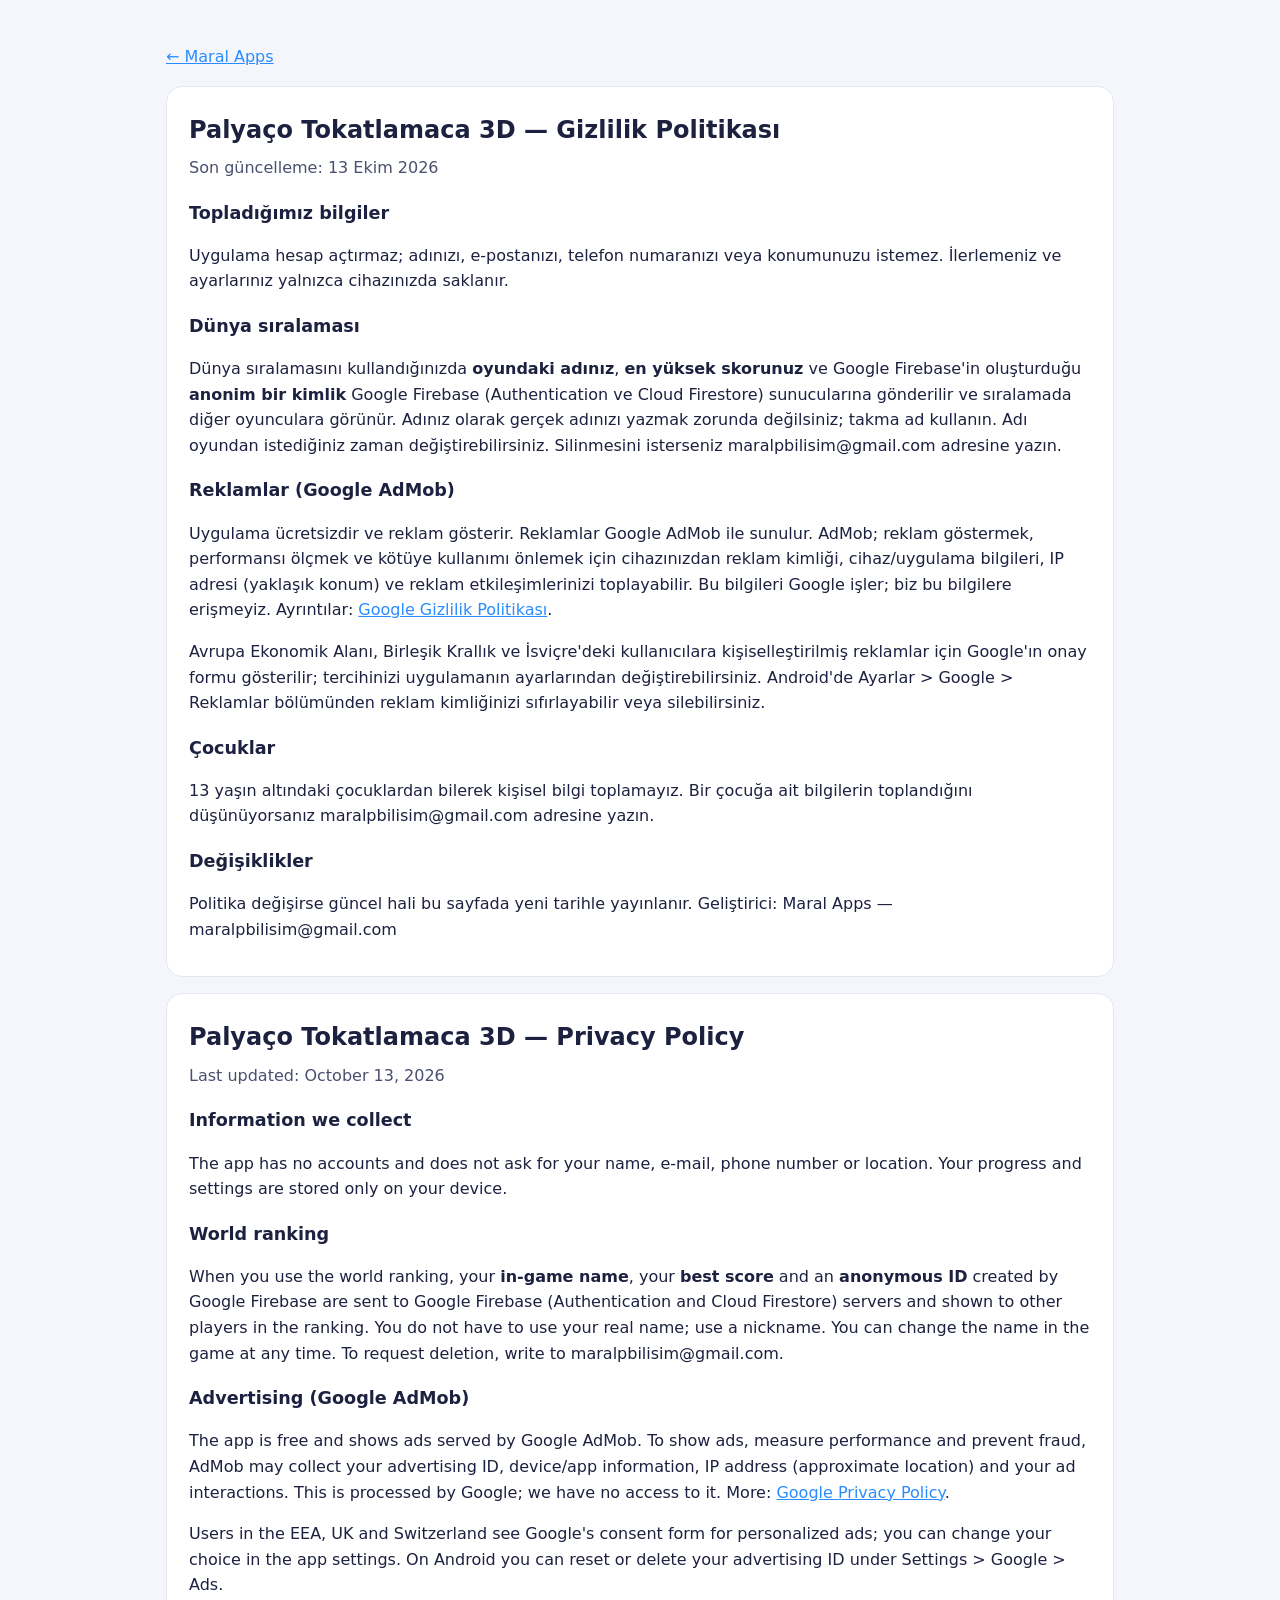
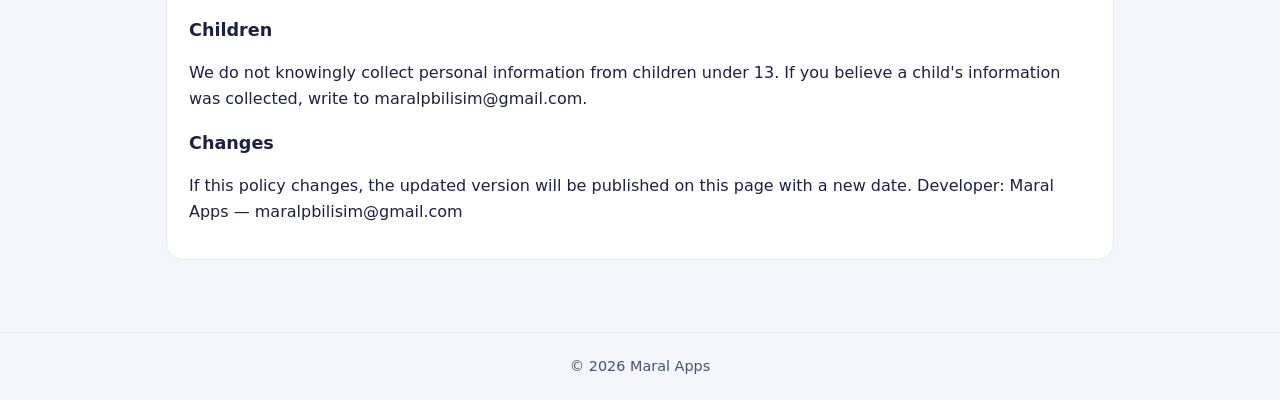
<file: gizlilik/palyaco.html>
<!doctype html><html lang="tr"><head><meta charset="utf-8"><meta name="viewport" content="width=device-width, initial-scale=1"><title>Palyaço Tokatlamaca 3D — Gizlilik Politikası / Privacy Policy</title><meta name="description" content="Maral Apps: mobil oyunlar ve eğitim uygulamaları / mobile games and learning apps"><link rel="stylesheet" href="/stil.css"></head><body><main><p><a href="/">&larr; Maral Apps</a></p><section class="dil" lang="tr"><h1>Palyaço Tokatlamaca 3D — Gizlilik Politikası</h1><p class="tarih">Son güncelleme: 13 Ekim 2026</p><h2>Topladığımız bilgiler</h2><p>Uygulama hesap açtırmaz; adınızı, e-postanızı, telefon numaranızı veya konumunuzu istemez. İlerlemeniz ve ayarlarınız yalnızca cihazınızda saklanır.</p><h2>Dünya sıralaması</h2><p>Dünya sıralamasını kullandığınızda <strong>oyundaki adınız</strong>, <strong>en yüksek skorunuz</strong> ve Google Firebase'in oluşturduğu <strong>anonim bir kimlik</strong> Google Firebase (Authentication ve Cloud Firestore) sunucularına gönderilir ve sıralamada diğer oyunculara görünür. Adınız olarak gerçek adınızı yazmak zorunda değilsiniz; takma ad kullanın. Adı oyundan istediğiniz zaman değiştirebilirsiniz. Silinmesini isterseniz maralpbilisim@gmail.com adresine yazın.</p><h2>Reklamlar (Google AdMob)</h2><p>Uygulama ücretsizdir ve reklam gösterir. Reklamlar Google AdMob ile sunulur. AdMob; reklam göstermek, performansı ölçmek ve kötüye kullanımı önlemek için cihazınızdan reklam kimliği, cihaz/uygulama bilgileri, IP adresi (yaklaşık konum) ve reklam etkileşimlerinizi toplayabilir. Bu bilgileri Google işler; biz bu bilgilere erişmeyiz. Ayrıntılar: <a href="https://policies.google.com/privacy">Google Gizlilik Politikası</a>.</p><p>Avrupa Ekonomik Alanı, Birleşik Krallık ve İsviçre'deki kullanıcılara kişiselleştirilmiş reklamlar için Google'ın onay formu gösterilir; tercihinizi uygulamanın ayarlarından değiştirebilirsiniz. Android'de Ayarlar &gt; Google &gt; Reklamlar bölümünden reklam kimliğinizi sıfırlayabilir veya silebilirsiniz.</p><h2>Çocuklar</h2><p>13 yaşın altındaki çocuklardan bilerek kişisel bilgi toplamayız. Bir çocuğa ait bilgilerin toplandığını düşünüyorsanız maralpbilisim@gmail.com adresine yazın.</p><h2>Değişiklikler</h2><p>Politika değişirse güncel hali bu sayfada yeni tarihle yayınlanır. Geliştirici: Maral Apps — maralpbilisim@gmail.com</p></section><section class="dil" lang="en"><h1>Palyaço Tokatlamaca 3D — Privacy Policy</h1><p class="tarih">Last updated: October 13, 2026</p><h2>Information we collect</h2><p>The app has no accounts and does not ask for your name, e-mail, phone number or location. Your progress and settings are stored only on your device.</p><h2>World ranking</h2><p>When you use the world ranking, your <strong>in-game name</strong>, your <strong>best score</strong> and an <strong>anonymous ID</strong> created by Google Firebase are sent to Google Firebase (Authentication and Cloud Firestore) servers and shown to other players in the ranking. You do not have to use your real name; use a nickname. You can change the name in the game at any time. To request deletion, write to maralpbilisim@gmail.com.</p><h2>Advertising (Google AdMob)</h2><p>The app is free and shows ads served by Google AdMob. To show ads, measure performance and prevent fraud, AdMob may collect your advertising ID, device/app information, IP address (approximate location) and your ad interactions. This is processed by Google; we have no access to it. More: <a href="https://policies.google.com/privacy">Google Privacy Policy</a>.</p><p>Users in the EEA, UK and Switzerland see Google's consent form for personalized ads; you can change your choice in the app settings. On Android you can reset or delete your advertising ID under Settings &gt; Google &gt; Ads.</p><h2>Children</h2><p>We do not knowingly collect personal information from children under 13. If you believe a child's information was collected, write to maralpbilisim@gmail.com.</p><h2>Changes</h2><p>If this policy changes, the updated version will be published on this page with a new date. Developer: Maral Apps — maralpbilisim@gmail.com</p></section></main><footer>&copy; 2026 Maral Apps</footer></body></html>
</file>
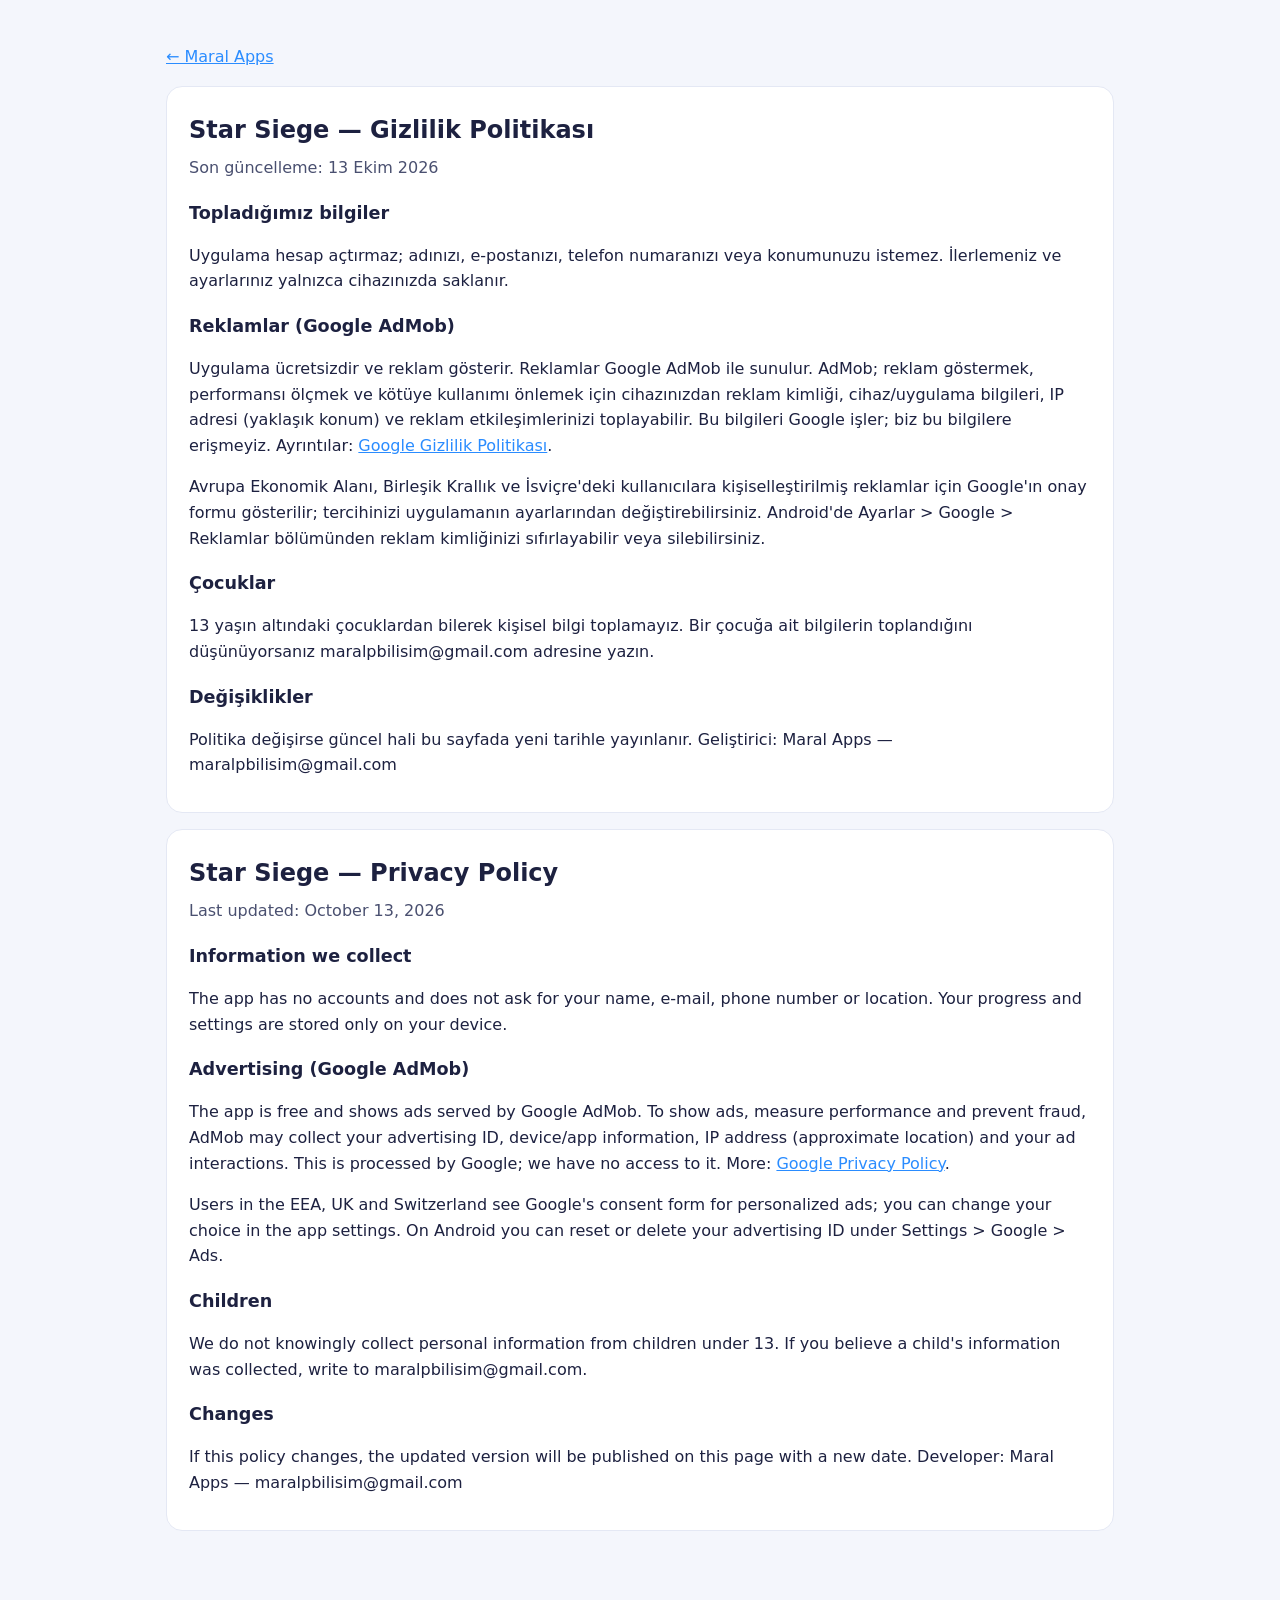
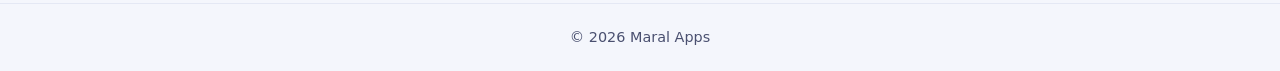
<file: gizlilik/starsiege.html>
<!doctype html><html lang="tr"><head><meta charset="utf-8"><meta name="viewport" content="width=device-width, initial-scale=1"><title>Star Siege — Gizlilik Politikası / Privacy Policy</title><meta name="description" content="Maral Apps: mobil oyunlar ve eğitim uygulamaları / mobile games and learning apps"><link rel="stylesheet" href="/stil.css"></head><body><main><p><a href="/">&larr; Maral Apps</a></p><section class="dil" lang="tr"><h1>Star Siege — Gizlilik Politikası</h1><p class="tarih">Son güncelleme: 13 Ekim 2026</p><h2>Topladığımız bilgiler</h2><p>Uygulama hesap açtırmaz; adınızı, e-postanızı, telefon numaranızı veya konumunuzu istemez. İlerlemeniz ve ayarlarınız yalnızca cihazınızda saklanır.</p><h2>Reklamlar (Google AdMob)</h2><p>Uygulama ücretsizdir ve reklam gösterir. Reklamlar Google AdMob ile sunulur. AdMob; reklam göstermek, performansı ölçmek ve kötüye kullanımı önlemek için cihazınızdan reklam kimliği, cihaz/uygulama bilgileri, IP adresi (yaklaşık konum) ve reklam etkileşimlerinizi toplayabilir. Bu bilgileri Google işler; biz bu bilgilere erişmeyiz. Ayrıntılar: <a href="https://policies.google.com/privacy">Google Gizlilik Politikası</a>.</p><p>Avrupa Ekonomik Alanı, Birleşik Krallık ve İsviçre'deki kullanıcılara kişiselleştirilmiş reklamlar için Google'ın onay formu gösterilir; tercihinizi uygulamanın ayarlarından değiştirebilirsiniz. Android'de Ayarlar &gt; Google &gt; Reklamlar bölümünden reklam kimliğinizi sıfırlayabilir veya silebilirsiniz.</p><h2>Çocuklar</h2><p>13 yaşın altındaki çocuklardan bilerek kişisel bilgi toplamayız. Bir çocuğa ait bilgilerin toplandığını düşünüyorsanız maralpbilisim@gmail.com adresine yazın.</p><h2>Değişiklikler</h2><p>Politika değişirse güncel hali bu sayfada yeni tarihle yayınlanır. Geliştirici: Maral Apps — maralpbilisim@gmail.com</p></section><section class="dil" lang="en"><h1>Star Siege — Privacy Policy</h1><p class="tarih">Last updated: October 13, 2026</p><h2>Information we collect</h2><p>The app has no accounts and does not ask for your name, e-mail, phone number or location. Your progress and settings are stored only on your device.</p><h2>Advertising (Google AdMob)</h2><p>The app is free and shows ads served by Google AdMob. To show ads, measure performance and prevent fraud, AdMob may collect your advertising ID, device/app information, IP address (approximate location) and your ad interactions. This is processed by Google; we have no access to it. More: <a href="https://policies.google.com/privacy">Google Privacy Policy</a>.</p><p>Users in the EEA, UK and Switzerland see Google's consent form for personalized ads; you can change your choice in the app settings. On Android you can reset or delete your advertising ID under Settings &gt; Google &gt; Ads.</p><h2>Children</h2><p>We do not knowingly collect personal information from children under 13. If you believe a child's information was collected, write to maralpbilisim@gmail.com.</p><h2>Changes</h2><p>If this policy changes, the updated version will be published on this page with a new date. Developer: Maral Apps — maralpbilisim@gmail.com</p></section></main><footer>&copy; 2026 Maral Apps</footer></body></html>
</file>
<file: stil.css>
:root{--yazi:#1d2140;--ikinci:#4a5070;--zemin:#f4f6fc;--kart:#fff;--vurgu:#2a8cff;--cizgi:#e4e8f4}
@media (prefers-color-scheme:dark){:root{--yazi:#e9ecf8;--ikinci:#aab1cc;--zemin:#0f1226;--kart:#1b1f3d;--vurgu:#6fb2ff;--cizgi:#2a2f55}}
*{box-sizing:border-box}
body{margin:0;background:var(--zemin);color:var(--yazi);font:16px/1.6 system-ui,-apple-system,"Segoe UI",Roboto,sans-serif}
a{color:var(--vurgu)}
header.ust{background:linear-gradient(135deg,#2a8cff,#8a4dff 60%,#ff5a96);color:#fff;padding:64px 20px 56px;text-align:center}
header.ust h1{margin:0 0 8px;font-size:2.4rem;letter-spacing:.5px}
header.ust p{margin:0 auto;max-width:640px;font-size:1.1rem;opacity:.95}
main{max-width:980px;margin:0 auto;padding:28px 16px 56px}
h2{font-size:1.5rem;margin:34px 0 14px}
.izgara{display:grid;grid-template-columns:repeat(auto-fill,minmax(280px,1fr));gap:18px}
.kart{background:var(--kart);border:1px solid var(--cizgi);border-radius:18px;padding:20px;display:flex;flex-direction:column;gap:8px;box-shadow:0 6px 20px rgba(20,30,80,.06)}
.kart .simge{width:60px;height:60px;border-radius:16px;display:grid;place-items:center;font-size:2rem;color:#fff}
.kart h3{margin:4px 0 0;font-size:1.2rem}
.kart p{margin:0;color:var(--ikinci)}
.rozet{display:inline-block;font-size:.8rem;padding:2px 10px;border-radius:999px;background:var(--cizgi);color:var(--ikinci);align-self:flex-start}
.rozet.yayinda{background:#d9f5e0;color:#176b34}
.dugme{display:inline-block;margin-top:auto;padding:10px 16px;border-radius:12px;background:var(--vurgu);color:#fff;text-decoration:none;font-weight:600;text-align:center}
.dugme.pasif{background:var(--cizgi);color:var(--ikinci)}
.altlar{display:flex;gap:14px;flex-wrap:wrap;font-size:.95rem}
footer{border-top:1px solid var(--cizgi);padding:22px 16px;text-align:center;color:var(--ikinci);font-size:.9rem}
section.dil{background:var(--kart);border:1px solid var(--cizgi);border-radius:16px;padding:18px 22px;margin:16px 0}
section.dil h1{font-size:1.5rem;margin:6px 0}
section.dil h2{font-size:1.1rem;margin:18px 0 4px}
.tarih{color:var(--ikinci);margin:0}
</file>
